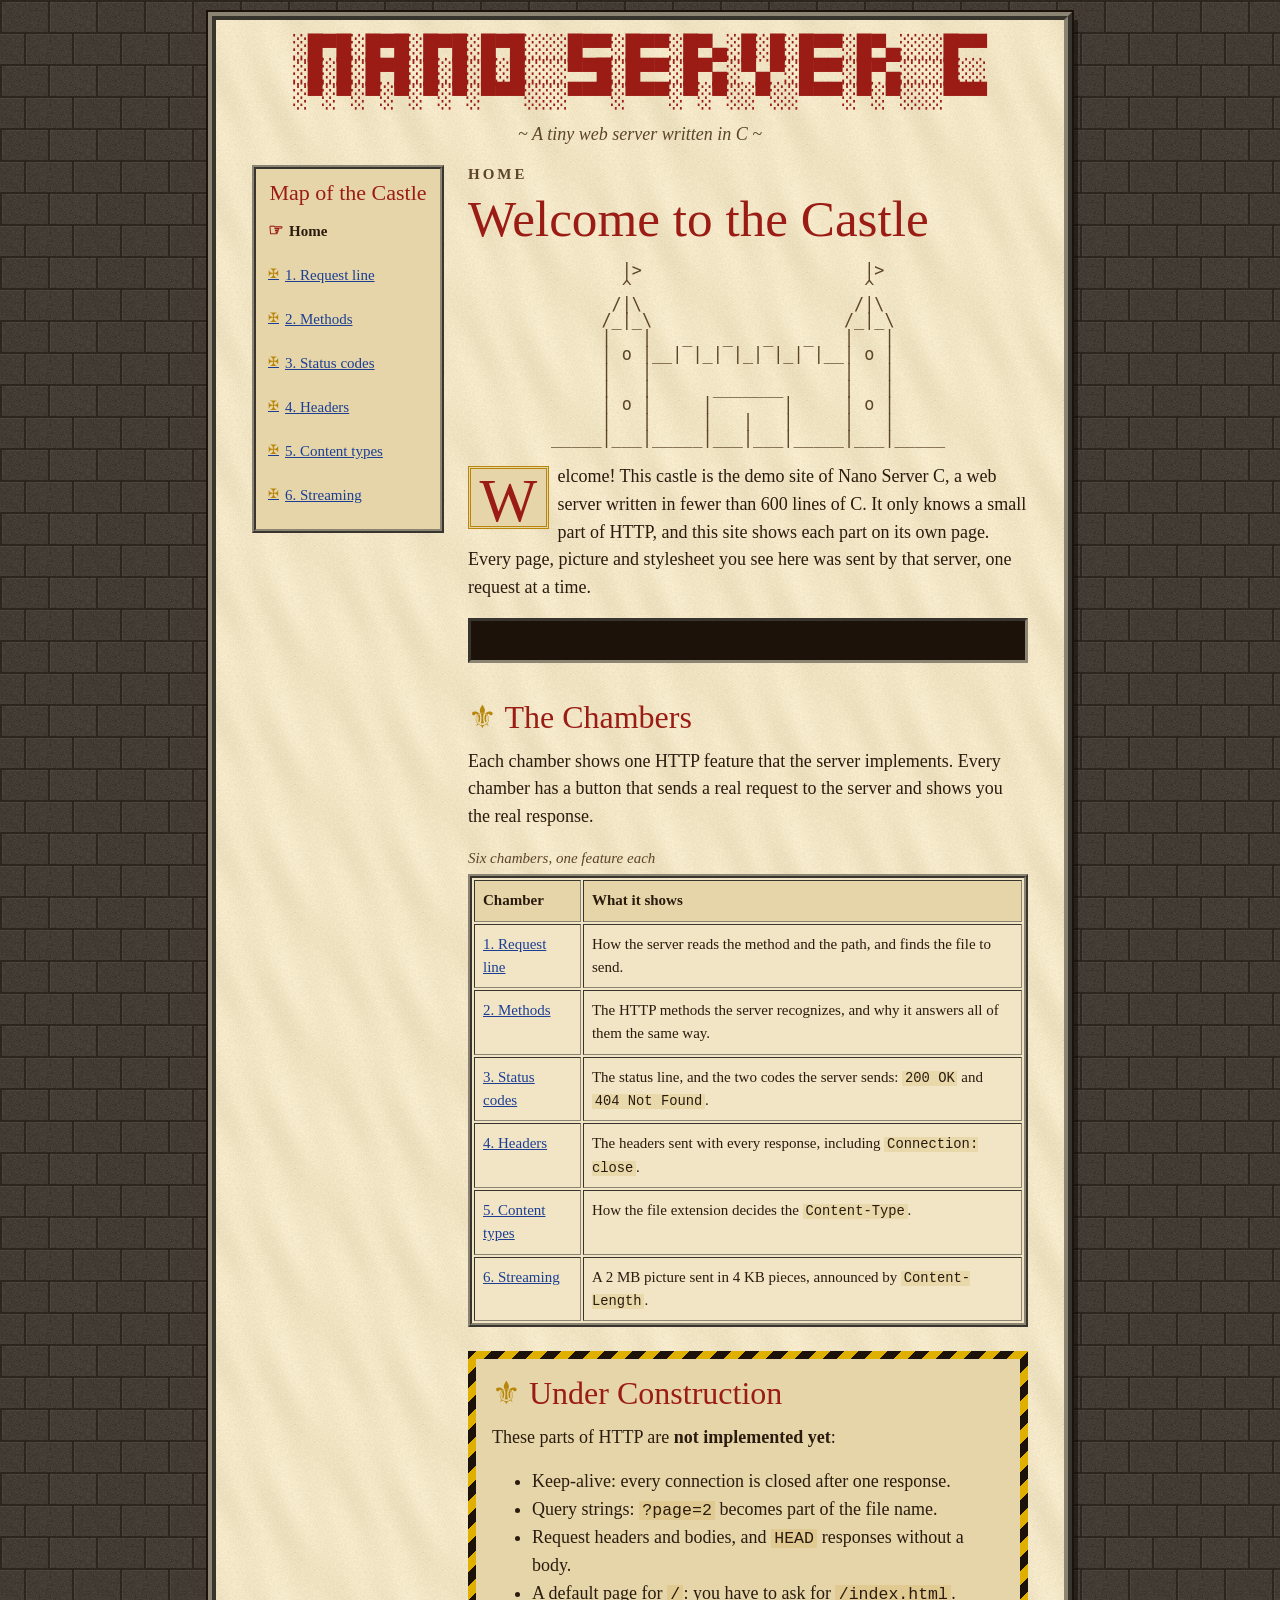
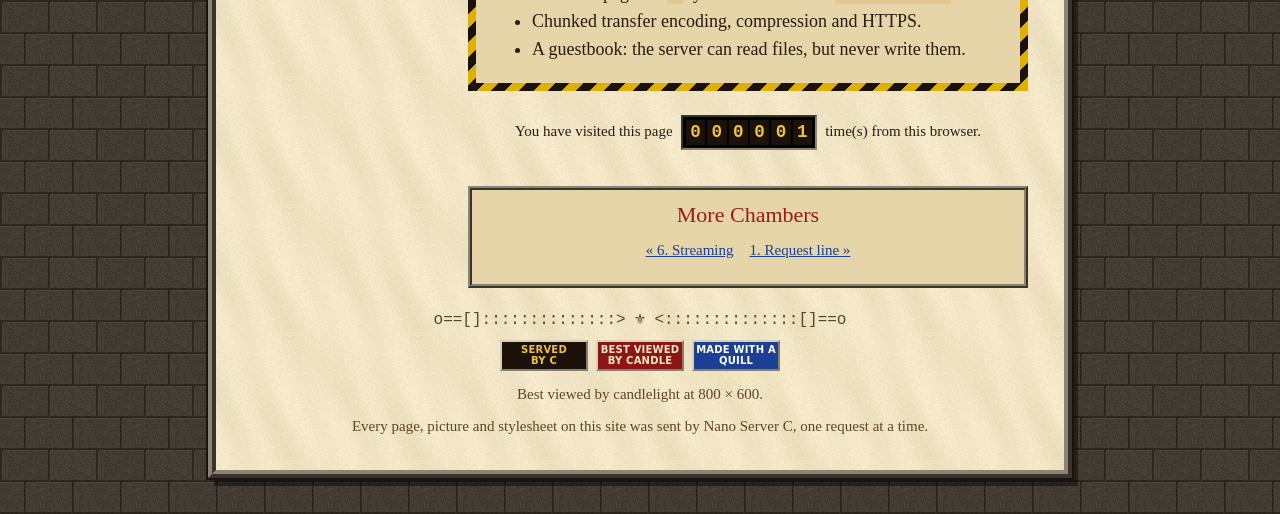
<file: bin/index.html>
<!DOCTYPE html>
<html lang="en">
<head>
    <meta charset="UTF-8">
    <meta name="viewport" content="width=device-width, initial-scale=1">
    <meta name="description" content="A medieval homepage in 1990s style, served by Nano Server C. Each chamber shows one HTTP feature that the server implements.">
    <title>Nano Server C · Demo Castle</title>
    <link rel="icon" href="data:image/svg+xml,%3Csvg xmlns='http://www.w3.org/2000/svg' viewBox='0 0 16 16'%3E%3Cpath d='M2 1h12v6c0 4-2.7 6.6-6 8-3.3-1.4-6-4-6-8z' fill='%239a1c14' stroke='%23b8860b'/%3E%3Cpath d='M8 3v10M4.5 7h7' stroke='%23f1e5c5' stroke-width='1.6'/%3E%3C/svg%3E">
    <link rel="stylesheet" href="styles.css">
</head>
<body>
    <a class="skip-link" href="#main">Skip to content</a>
    <div class="page">
        <header class="banner">
            <a href="index.html" aria-label="Nano Server C: home">
<pre class="art" aria-hidden="true">░█▀█░█▀█░█▀█░█▀█░░░█▀▀░█▀▀░█▀▄░█░█░█▀▀░█▀▄░░░█▀▀
░█░█░█▀█░█░█░█░█░░░▀▀█░█▀▀░█▀▄░▀▄▀░█▀▀░█▀▄░░░█░░
░▀░▀░▀░▀░▀░▀░▀▀▀░░░▀▀▀░▀▀▀░▀░▀░░▀░░▀▀▀░▀░▀░░░▀▀▀</pre>
            </a>
            <p class="motto">~ A tiny web server written in C ~</p>
        </header>

        <div class="layout">
            <nav class="map" aria-label="Map of the castle">
                <p class="map__title">Map of the Castle</p>
                <ul>
                    <li><a href="index.html" aria-current="page">Home</a></li>
                    <li><a href="pages/request.html">1. Request line</a></li>
                    <li><a href="pages/methods.html">2. Methods</a></li>
                    <li><a href="pages/status.html">3. Status codes</a></li>
                    <li><a href="pages/headers.html">4. Headers</a></li>
                    <li><a href="pages/mime.html">5. Content types</a></li>
                    <li><a href="pages/streaming.html">6. Streaming</a></li>
                </ul>
            </nav>

            <main id="main">
                <h1><span class="numeral">Home</span>Welcome to the Castle</h1>
<pre class="art art--castle" aria-hidden="true">       |&gt;                      |&gt;
       ^                       ^
      /|\                     /|\
     /_|_\                   /_|_\
     |   |   _   _   _   _   |   |
     | o |__| |_| |_| |_| |__| o |
     |   |                   |   |
     |   |      _______      |   |
     | o |     |       |     | o |
     |   |     |   |   |     |   |
_____|___|_____|___|___|_____|___|_____</pre>
                <p class="lead">Welcome! This castle is the demo site of Nano Server C, a web server written in fewer than 600 lines of C. It only knows a small part of HTTP, and this site shows each part on its own page. Every page, picture and stylesheet you see here was sent by that server, one request at a time.</p>

                <div class="marquee" role="marquee" aria-label="Latest news">
                    <p>★ News ★ The server no longer crashes when a visitor leaves in the middle of a download ★ Ctrl+C now closes the server cleanly, and you can start it again right away ★ DELETE is now recognized ★ The Server header is fixed ★</p>
                </div>

                <h2>The Chambers</h2>
                <p>Each chamber shows one HTTP feature that the server implements. Every chamber has a button that sends a real request to the server and shows you the real response.</p>
                <div class="table-wrap">
                    <table class="ledger">
                        <caption>Six chambers, one feature each</caption>
                        <thead>
                            <tr><th scope="col">Chamber</th><th scope="col">What it shows</th></tr>
                        </thead>
                        <tbody>
                            <tr><td><a href="pages/request.html">1. Request line</a></td><td>How the server reads the method and the path, and finds the file to send.</td></tr>
                            <tr><td><a href="pages/methods.html">2. Methods</a></td><td>The HTTP methods the server recognizes, and why it answers all of them the same way.</td></tr>
                            <tr><td><a href="pages/status.html">3. Status codes</a></td><td>The status line, and the two codes the server sends: <code>200 OK</code> and <code>404 Not Found</code>.</td></tr>
                            <tr><td><a href="pages/headers.html">4. Headers</a></td><td>The headers sent with every response, including <code>Connection: close</code>.</td></tr>
                            <tr><td><a href="pages/mime.html">5. Content types</a></td><td>How the file extension decides the <code>Content-Type</code>.</td></tr>
                            <tr><td><a href="pages/streaming.html">6. Streaming</a></td><td>A 2&nbsp;MB picture sent in 4&nbsp;KB pieces, announced by <code>Content-Length</code>.</td></tr>
                        </tbody>
                    </table>
                </div>

                <section class="construction" aria-labelledby="unbuilt">
                    <h2 id="unbuilt">Under Construction</h2>
                    <p>These parts of HTTP are <strong>not implemented yet</strong>:</p>
                    <ul>
                        <li>Keep-alive: every connection is closed after one response.</li>
                        <li>Query strings: <code>?page=2</code> becomes part of the file name.</li>
                        <li>Request headers and bodies, and <code>HEAD</code> responses without a body.</li>
                        <li>A default page for <code>/</code>: you have to ask for <code>/index.html</code>.</li>
                        <li>Chunked transfer encoding, compression and HTTPS.</li>
                        <li>A guestbook: the server can read files, but never write them.</li>
                    </ul>
                </section>

                <p class="counter">You have visited this page <span class="counter__digits" role="img" aria-label="1" data-counter><span>0</span><span>0</span><span>0</span><span>0</span><span>0</span><span>1</span></span> time(s) from this browser.</p>

                <nav class="ring" aria-label="Previous and next chamber">
                    <p class="ring__title">More Chambers</p>
                    <ul>
                        <li><a href="pages/streaming.html" rel="prev">« 6. Streaming</a></li>
                        <li><a href="pages/request.html" rel="next">1. Request line »</a></li>
                    </ul>
                </nav>
            </main>
        </div>

        <footer class="colophon">
            <p class="sword" aria-hidden="true">o==[]::::::::::::::&gt; ⚜ &lt;::::::::::::::[]==o</p>
            <ul class="badges">
                <li><span class="badge badge--c" role="img" aria-label="Served by C">Served<br>by C</span></li>
                <li><span class="badge badge--candle" role="img" aria-label="Best viewed by candlelight">Best viewed by candle</span></li>
                <li><span class="badge badge--quill" role="img" aria-label="Made with a quill">Made with a quill</span></li>
            </ul>
            <p>Best viewed by candlelight at 800 × 600.</p>
            <p>Every page, picture and stylesheet on this site was sent by Nano Server C, one request at a time.</p>
        </footer>
    </div>
    <script>
        (() => {
            "use strict";

            // A 1990s hit counter. It only counts this browser's visits.
            const counter = document.querySelector("[data-counter]");
            let visits = 1;
            try {
                visits = Number(localStorage.getItem("gate-visits") || 0) + 1;
                localStorage.setItem("gate-visits", String(visits));
            } catch {
                // Storage is blocked: count this visit only.
            }
            const digits = [...String(visits).padStart(6, "0")].map((digit) => {
                const span = document.createElement("span");
                span.textContent = digit;
                return span;
            });
            counter.replaceChildren(...digits);
            counter.setAttribute("aria-label", String(visits));
        })();
    </script>
</body>
</html>
</file>
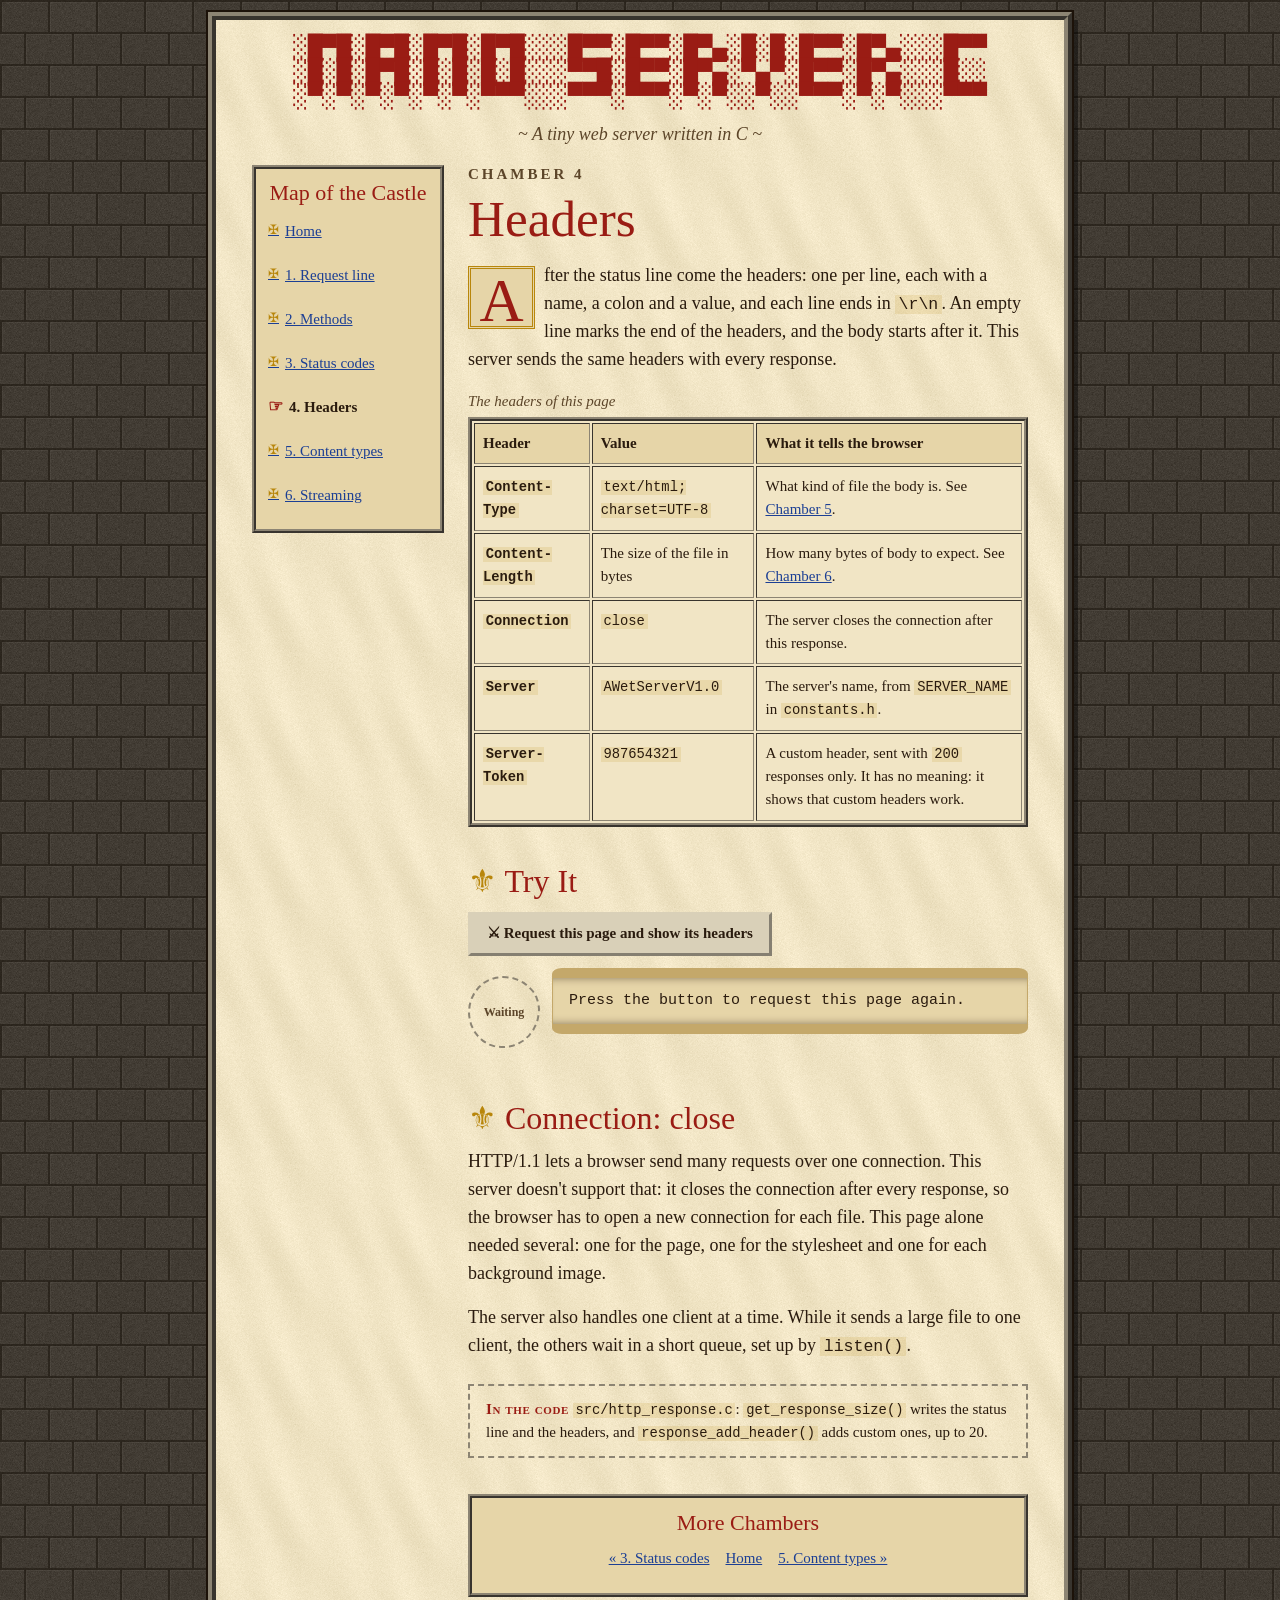
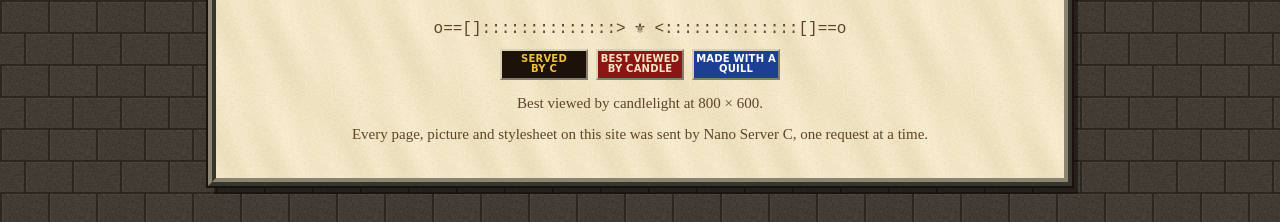
<file: bin/pages/headers.html>
<!DOCTYPE html>
<html lang="en">
<head>
    <meta charset="UTF-8">
    <meta name="viewport" content="width=device-width, initial-scale=1">
    <meta name="description" content="The response headers Nano Server C sends with every response, including Connection: close.">
    <title>4. Headers · Nano Server C</title>
    <link rel="icon" href="data:image/svg+xml,%3Csvg xmlns='http://www.w3.org/2000/svg' viewBox='0 0 16 16'%3E%3Cpath d='M2 1h12v6c0 4-2.7 6.6-6 8-3.3-1.4-6-4-6-8z' fill='%239a1c14' stroke='%23b8860b'/%3E%3Cpath d='M8 3v10M4.5 7h7' stroke='%23f1e5c5' stroke-width='1.6'/%3E%3C/svg%3E">
    <link rel="stylesheet" href="../styles.css">
</head>
<body>
    <a class="skip-link" href="#main">Skip to content</a>
    <div class="page">
        <header class="banner">
            <a href="../index.html" aria-label="Nano Server C: home">
<pre class="art" aria-hidden="true">░█▀█░█▀█░█▀█░█▀█░░░█▀▀░█▀▀░█▀▄░█░█░█▀▀░█▀▄░░░█▀▀
░█░█░█▀█░█░█░█░█░░░▀▀█░█▀▀░█▀▄░▀▄▀░█▀▀░█▀▄░░░█░░
░▀░▀░▀░▀░▀░▀░▀▀▀░░░▀▀▀░▀▀▀░▀░▀░░▀░░▀▀▀░▀░▀░░░▀▀▀</pre>
            </a>
            <p class="motto">~ A tiny web server written in C ~</p>
        </header>

        <div class="layout">
            <nav class="map" aria-label="Map of the castle">
                <p class="map__title">Map of the Castle</p>
                <ul>
                    <li><a href="../index.html">Home</a></li>
                    <li><a href="request.html">1. Request line</a></li>
                    <li><a href="methods.html">2. Methods</a></li>
                    <li><a href="status.html">3. Status codes</a></li>
                    <li><a href="headers.html" aria-current="page">4. Headers</a></li>
                    <li><a href="mime.html">5. Content types</a></li>
                    <li><a href="streaming.html">6. Streaming</a></li>
                </ul>
            </nav>

            <main id="main">
                <h1><span class="numeral">Chamber 4</span>Headers</h1>
                <p class="lead">After the status line come the headers: one per line, each with a name, a colon and a value, and each line ends in <code>\r\n</code>. An empty line marks the end of the headers, and the body starts after it. This server sends the same headers with every response.</p>
                <div class="table-wrap">
                    <table class="ledger">
                        <caption>The headers of this page</caption>
                        <thead>
                            <tr><th scope="col">Header</th><th scope="col">Value</th><th scope="col">What it tells the browser</th></tr>
                        </thead>
                        <tbody>
                            <tr><th scope="row"><code>Content-Type</code></th><td><code>text/html; charset=UTF-8</code></td><td>What kind of file the body is. See <a href="mime.html">Chamber 5</a>.</td></tr>
                            <tr><th scope="row"><code>Content-Length</code></th><td>The size of the file in bytes</td><td>How many bytes of body to expect. See <a href="streaming.html">Chamber 6</a>.</td></tr>
                            <tr><th scope="row"><code>Connection</code></th><td><code>close</code></td><td>The server closes the connection after this response.</td></tr>
                            <tr><th scope="row"><code>Server</code></th><td><code>AWetServerV1.0</code></td><td>The server's name, from <code>SERVER_NAME</code> in <code>constants.h</code>.</td></tr>
                            <tr><th scope="row"><code>Server-Token</code></th><td><code>987654321</code></td><td>A custom header, sent with <code>200</code> responses only. It has no meaning: it shows that custom headers work.</td></tr>
                        </tbody>
                    </table>
                </div>

                <h2>Try It</h2>
                <noscript><p><em>The button on this page needs JavaScript. The links still work.</em></p></noscript>
                <div class="controls" data-needs-script hidden>
                    <button class="button" type="button" data-break>⚔ Request this page and show its headers</button>
                </div>
                <div class="verdict" aria-live="polite">
                    <p class="seal seal--waiting" data-seal>Waiting</p>
                    <pre class="scroll" data-scroll>Press the button to request this page again.</pre>
                </div>

                <h2>Connection: close</h2>
                <p>HTTP/1.1 lets a browser send many requests over one connection. This server doesn't support that: it closes the connection after every response, so the browser has to open a new connection for each file. This page alone needed several: one for the page, one for the stylesheet and one for each background image.</p>
                <p>The server also handles one client at a time. While it sends a large file to one client, the others wait in a short queue, set up by <code>listen()</code>.</p>
                <p class="forge"><strong>In the code</strong> <code>src/http_response.c</code>: <code>get_response_size()</code> writes the status line and the headers, and <code>response_add_header()</code> adds custom ones, up to 20.</p>

                <nav class="ring" aria-label="Previous and next chamber">
                    <p class="ring__title">More Chambers</p>
                    <ul>
                        <li><a href="status.html" rel="prev">« 3. Status codes</a></li>
                        <li><a href="../index.html">Home</a></li>
                        <li><a href="mime.html" rel="next">5. Content types »</a></li>
                    </ul>
                </nav>
            </main>
        </div>

        <footer class="colophon">
            <p class="sword" aria-hidden="true">o==[]::::::::::::::&gt; ⚜ &lt;::::::::::::::[]==o</p>
            <ul class="badges">
                <li><span class="badge badge--c" role="img" aria-label="Served by C">Served<br>by C</span></li>
                <li><span class="badge badge--candle" role="img" aria-label="Best viewed by candlelight">Best viewed by candle</span></li>
                <li><span class="badge badge--quill" role="img" aria-label="Made with a quill">Made with a quill</span></li>
            </ul>
            <p>Best viewed by candlelight at 800 × 600.</p>
            <p>Every page, picture and stylesheet on this site was sent by Nano Server C, one request at a time.</p>
        </footer>
    </div>
    <script>
        (() => {
            "use strict";

            const NAMES = {
                "content-type": "Content-Type",
                "content-length": "Content-Length",
                "connection": "Connection",
                "server": "Server",
                "server-token": "Server-Token",
            };
            const ORDER = Object.keys(NAMES);
            const number = new Intl.NumberFormat("en");

            for (const el of document.querySelectorAll("[data-needs-script]")) {
                el.hidden = false;
            }

            // Send one request and read the whole response. Reading every byte
            // keeps the server from logging a client that left halfway.
            async function summon(path, options = {}) {
                const started = performance.now();
                const res = await fetch(path, { cache: "no-store", ...options });
                const body = await res.arrayBuffer();
                return { res, body, ms: performance.now() - started };
            }

            // The response head, rebuilt in the order the server writes it.
            function head(res) {
                const rank = (name) => (ORDER.includes(name) ? ORDER.indexOf(name) : ORDER.length);
                const names = [...res.headers.keys()].sort((a, b) => rank(a) - rank(b));
                const lines = names.map((name) => `${NAMES[name] ?? name}: ${res.headers.get(name)}`);
                return [`HTTP/1.1 ${res.status} ${res.statusText}`, ...lines].join("\n");
            }

            // Press the status code into the wax seal.
            function stamp(seal, res) {
                const reason = document.createElement("small");
                reason.textContent = res.statusText;
                seal.className = res.ok ? "seal" : "seal seal--error";
                seal.replaceChildren(String(res.status), reason);
            }

            function noAnswer(seal, scroll) {
                seal.className = "seal seal--waiting";
                seal.textContent = "No response";
                scroll.textContent = "No response. Is the server still running?";
            }

            const seal = document.querySelector("[data-seal]");
            const scroll = document.querySelector("[data-scroll]");

            document.querySelector("[data-break]").addEventListener("click", async () => {
                try {
                    const { res, body } = await summon(location.pathname);
                    stamp(seal, res);
                    const start = new TextDecoder().decode(body.slice(0, 60)).split("\n")[0];
                    scroll.textContent = `${head(res)}\n\n${start} …\n\n(The empty line above is where the headers end and the body starts.)`;
                } catch {
                    noAnswer(seal, scroll);
                }
            });
        })();
    </script>
</body>
</html>
</file>
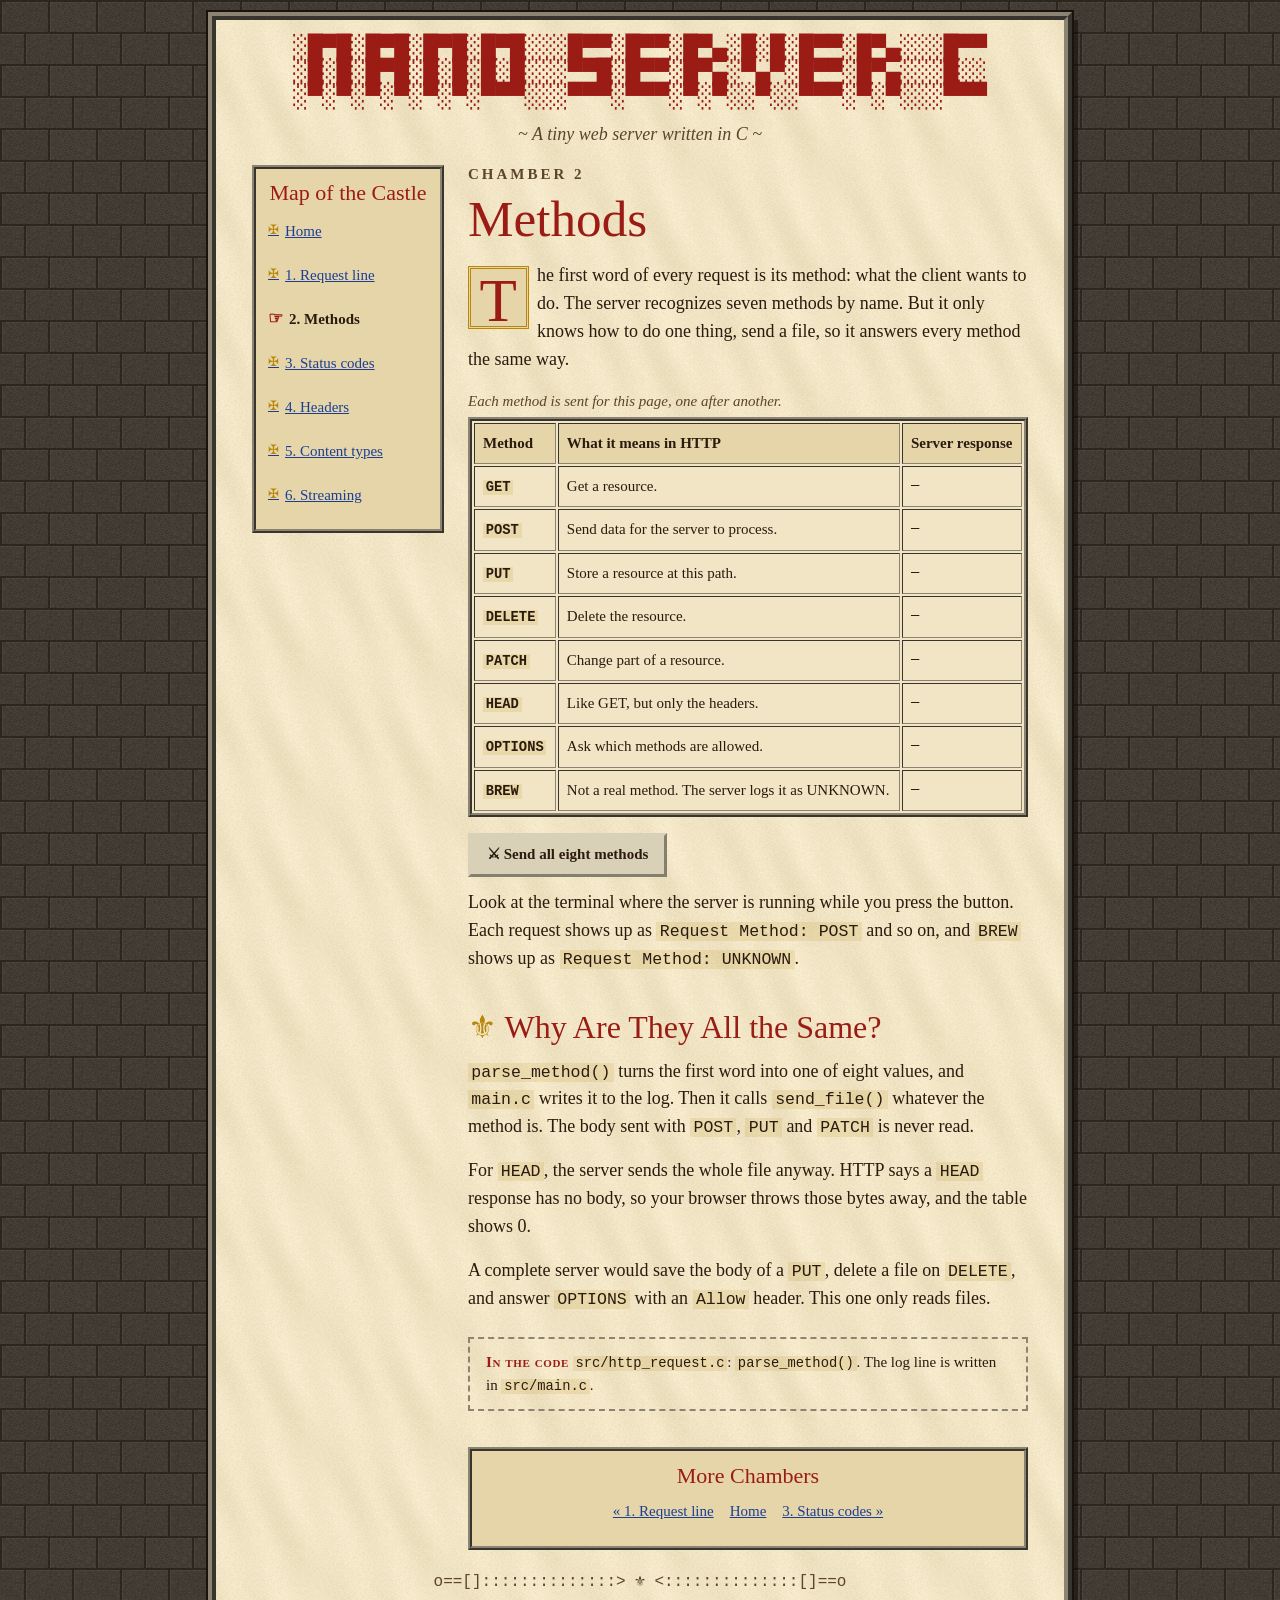
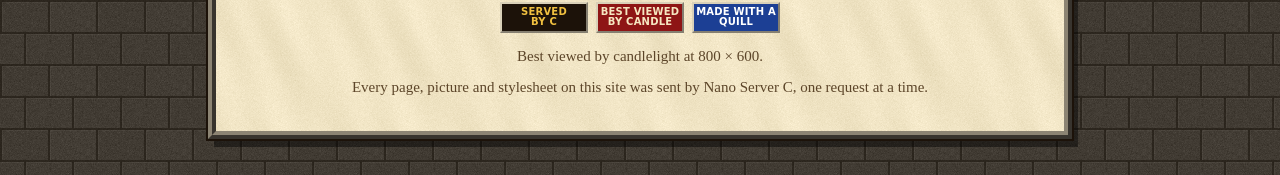
<file: bin/pages/methods.html>
<!DOCTYPE html>
<html lang="en">
<head>
    <meta charset="UTF-8">
    <meta name="viewport" content="width=device-width, initial-scale=1">
    <meta name="description" content="The HTTP methods Nano Server C recognizes, and why it answers them all the same way.">
    <title>2. Methods · Nano Server C</title>
    <link rel="icon" href="data:image/svg+xml,%3Csvg xmlns='http://www.w3.org/2000/svg' viewBox='0 0 16 16'%3E%3Cpath d='M2 1h12v6c0 4-2.7 6.6-6 8-3.3-1.4-6-4-6-8z' fill='%239a1c14' stroke='%23b8860b'/%3E%3Cpath d='M8 3v10M4.5 7h7' stroke='%23f1e5c5' stroke-width='1.6'/%3E%3C/svg%3E">
    <link rel="stylesheet" href="../styles.css">
</head>
<body>
    <a class="skip-link" href="#main">Skip to content</a>
    <div class="page">
        <header class="banner">
            <a href="../index.html" aria-label="Nano Server C: home">
<pre class="art" aria-hidden="true">░█▀█░█▀█░█▀█░█▀█░░░█▀▀░█▀▀░█▀▄░█░█░█▀▀░█▀▄░░░█▀▀
░█░█░█▀█░█░█░█░█░░░▀▀█░█▀▀░█▀▄░▀▄▀░█▀▀░█▀▄░░░█░░
░▀░▀░▀░▀░▀░▀░▀▀▀░░░▀▀▀░▀▀▀░▀░▀░░▀░░▀▀▀░▀░▀░░░▀▀▀</pre>
            </a>
            <p class="motto">~ A tiny web server written in C ~</p>
        </header>

        <div class="layout">
            <nav class="map" aria-label="Map of the castle">
                <p class="map__title">Map of the Castle</p>
                <ul>
                    <li><a href="../index.html">Home</a></li>
                    <li><a href="request.html">1. Request line</a></li>
                    <li><a href="methods.html" aria-current="page">2. Methods</a></li>
                    <li><a href="status.html">3. Status codes</a></li>
                    <li><a href="headers.html">4. Headers</a></li>
                    <li><a href="mime.html">5. Content types</a></li>
                    <li><a href="streaming.html">6. Streaming</a></li>
                </ul>
            </nav>

            <main id="main">
                <h1><span class="numeral">Chamber 2</span>Methods</h1>
                <p class="lead">The first word of every request is its method: what the client wants to do. The server recognizes seven methods by name. But it only knows how to do one thing, send a file, so it answers every method the same way.</p>
                <div class="table-wrap">
                    <table class="ledger">
                        <caption>Each method is sent for this page, one after another.</caption>
                        <thead>
                            <tr><th scope="col">Method</th><th scope="col">What it means in HTTP</th><th scope="col">Server response</th></tr>
                        </thead>
                        <tbody>
                            <tr data-method="GET"><th scope="row"><code>GET</code></th><td>Get a resource.</td><td class="result">—</td></tr>
                            <tr data-method="POST"><th scope="row"><code>POST</code></th><td>Send data for the server to process.</td><td class="result">—</td></tr>
                            <tr data-method="PUT"><th scope="row"><code>PUT</code></th><td>Store a resource at this path.</td><td class="result">—</td></tr>
                            <tr data-method="DELETE"><th scope="row"><code>DELETE</code></th><td>Delete the resource.</td><td class="result">—</td></tr>
                            <tr data-method="PATCH"><th scope="row"><code>PATCH</code></th><td>Change part of a resource.</td><td class="result">—</td></tr>
                            <tr data-method="HEAD"><th scope="row"><code>HEAD</code></th><td>Like GET, but only the headers.</td><td class="result">—</td></tr>
                            <tr data-method="OPTIONS"><th scope="row"><code>OPTIONS</code></th><td>Ask which methods are allowed.</td><td class="result">—</td></tr>
                            <tr data-method="BREW"><th scope="row"><code>BREW</code></th><td>Not a real method. The server logs it as UNKNOWN.</td><td class="result">—</td></tr>
                        </tbody>
                    </table>
                </div>
                <noscript><p><em>The button on this page needs JavaScript. The links still work.</em></p></noscript>
                <div class="controls" data-needs-script hidden>
                    <button class="button" type="button" data-send-all>⚔ Send all eight methods</button>
                </div>
                <p>Look at the terminal where the server is running while you press the button. Each request shows up as <code>Request Method: POST</code> and so on, and <code>BREW</code> shows up as <code>Request Method: UNKNOWN</code>.</p>

                <h2>Why Are They All the Same?</h2>
                <p><code>parse_method()</code> turns the first word into one of eight values, and <code>main.c</code> writes it to the log. Then it calls <code>send_file()</code> whatever the method is. The body sent with <code>POST</code>, <code>PUT</code> and <code>PATCH</code> is never read.</p>
                <p>For <code>HEAD</code>, the server sends the whole file anyway. HTTP says a <code>HEAD</code> response has no body, so your browser throws those bytes away, and the table shows 0.</p>
                <p>A complete server would save the body of a <code>PUT</code>, delete a file on <code>DELETE</code>, and answer <code>OPTIONS</code> with an <code>Allow</code> header. This one only reads files.</p>
                <p class="forge"><strong>In the code</strong> <code>src/http_request.c</code>: <code>parse_method()</code>. The log line is written in <code>src/main.c</code>.</p>

                <nav class="ring" aria-label="Previous and next chamber">
                    <p class="ring__title">More Chambers</p>
                    <ul>
                        <li><a href="request.html" rel="prev">« 1. Request line</a></li>
                        <li><a href="../index.html">Home</a></li>
                        <li><a href="status.html" rel="next">3. Status codes »</a></li>
                    </ul>
                </nav>
            </main>
        </div>

        <footer class="colophon">
            <p class="sword" aria-hidden="true">o==[]::::::::::::::&gt; ⚜ &lt;::::::::::::::[]==o</p>
            <ul class="badges">
                <li><span class="badge badge--c" role="img" aria-label="Served by C">Served<br>by C</span></li>
                <li><span class="badge badge--candle" role="img" aria-label="Best viewed by candlelight">Best viewed by candle</span></li>
                <li><span class="badge badge--quill" role="img" aria-label="Made with a quill">Made with a quill</span></li>
            </ul>
            <p>Best viewed by candlelight at 800 × 600.</p>
            <p>Every page, picture and stylesheet on this site was sent by Nano Server C, one request at a time.</p>
        </footer>
    </div>
    <script>
        (() => {
            "use strict";

            const NAMES = {
                "content-type": "Content-Type",
                "content-length": "Content-Length",
                "connection": "Connection",
                "server": "Server",
                "server-token": "Server-Token",
            };
            const ORDER = Object.keys(NAMES);
            const number = new Intl.NumberFormat("en");

            for (const el of document.querySelectorAll("[data-needs-script]")) {
                el.hidden = false;
            }

            // Send one request and read the whole response. Reading every byte
            // keeps the server from logging a client that left halfway.
            async function summon(path, options = {}) {
                const started = performance.now();
                const res = await fetch(path, { cache: "no-store", ...options });
                const body = await res.arrayBuffer();
                return { res, body, ms: performance.now() - started };
            }

            // The response head, rebuilt in the order the server writes it.
            function head(res) {
                const rank = (name) => (ORDER.includes(name) ? ORDER.indexOf(name) : ORDER.length);
                const names = [...res.headers.keys()].sort((a, b) => rank(a) - rank(b));
                const lines = names.map((name) => `${NAMES[name] ?? name}: ${res.headers.get(name)}`);
                return [`HTTP/1.1 ${res.status} ${res.statusText}`, ...lines].join("\n");
            }

            // Press the status code into the wax seal.
            function stamp(seal, res) {
                const reason = document.createElement("small");
                reason.textContent = res.statusText;
                seal.className = res.ok ? "seal" : "seal seal--error";
                seal.replaceChildren(String(res.status), reason);
            }

            function noAnswer(seal, scroll) {
                seal.className = "seal seal--waiting";
                seal.textContent = "No response";
                scroll.textContent = "No response. Is the server still running?";
            }

            const button = document.querySelector("[data-send-all]");
            const withBody = ["POST", "PUT", "PATCH"];

            button.addEventListener("click", async () => {
                button.disabled = true;
                for (const row of document.querySelectorAll("[data-method]")) {
                    const method = row.dataset.method;
                    const cell = row.querySelector(".result");
                    cell.textContent = "…";
                    try {
                        const options = { method };
                        if (withBody.includes(method)) {
                            options.body = "knight=Arthur";
                        }
                        // One at a time: the server handles one client at a time.
                        const { res, body } = await summon(location.pathname, options);
                        cell.className = "result " + (res.ok ? "ok" : "not-found");
                        cell.textContent = `${res.status} ${res.statusText} · ${number.format(body.byteLength)} bytes`;
                    } catch {
                        cell.textContent = "No response";
                    }
                }
                button.disabled = false;
            });
        })();
    </script>
</body>
</html>
</file>
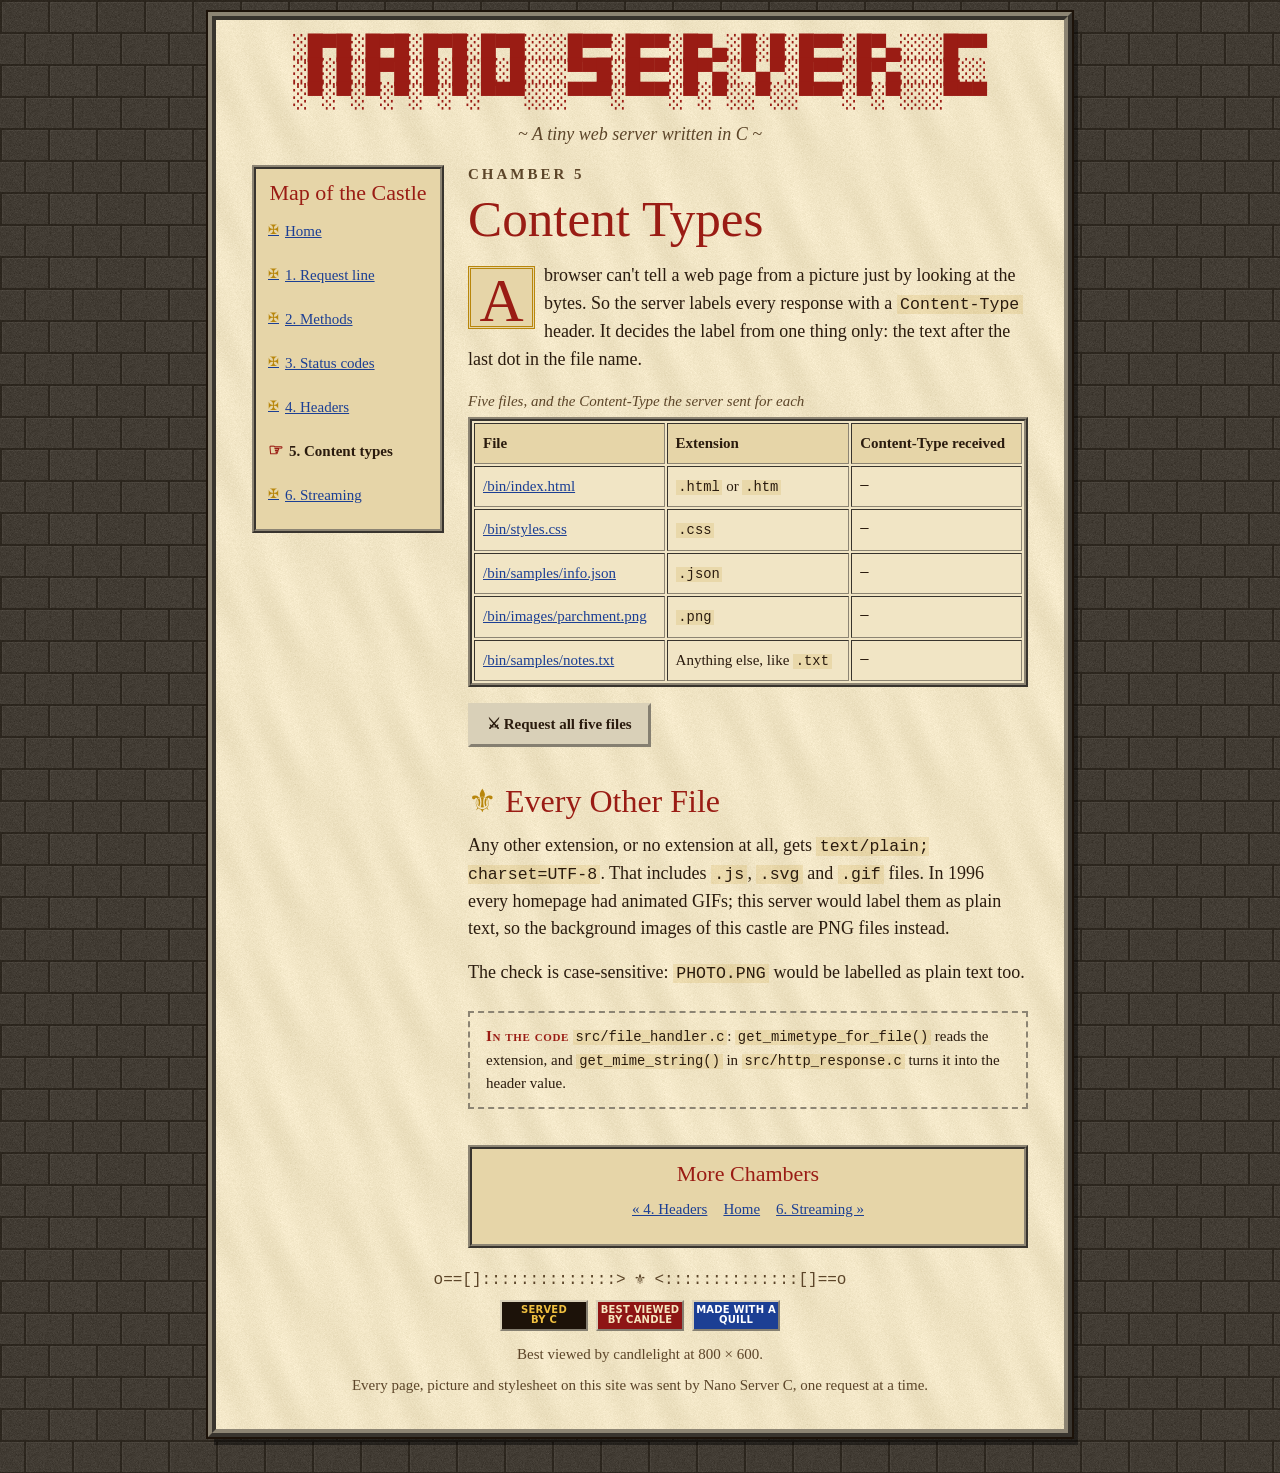
<file: bin/pages/mime.html>
<!DOCTYPE html>
<html lang="en">
<head>
    <meta charset="UTF-8">
    <meta name="viewport" content="width=device-width, initial-scale=1">
    <meta name="description" content="How Nano Server C chooses the Content-Type of a file from its extension.">
    <title>5. Content Types · Nano Server C</title>
    <link rel="icon" href="data:image/svg+xml,%3Csvg xmlns='http://www.w3.org/2000/svg' viewBox='0 0 16 16'%3E%3Cpath d='M2 1h12v6c0 4-2.7 6.6-6 8-3.3-1.4-6-4-6-8z' fill='%239a1c14' stroke='%23b8860b'/%3E%3Cpath d='M8 3v10M4.5 7h7' stroke='%23f1e5c5' stroke-width='1.6'/%3E%3C/svg%3E">
    <link rel="stylesheet" href="../styles.css">
</head>
<body>
    <a class="skip-link" href="#main">Skip to content</a>
    <div class="page">
        <header class="banner">
            <a href="../index.html" aria-label="Nano Server C: home">
<pre class="art" aria-hidden="true">░█▀█░█▀█░█▀█░█▀█░░░█▀▀░█▀▀░█▀▄░█░█░█▀▀░█▀▄░░░█▀▀
░█░█░█▀█░█░█░█░█░░░▀▀█░█▀▀░█▀▄░▀▄▀░█▀▀░█▀▄░░░█░░
░▀░▀░▀░▀░▀░▀░▀▀▀░░░▀▀▀░▀▀▀░▀░▀░░▀░░▀▀▀░▀░▀░░░▀▀▀</pre>
            </a>
            <p class="motto">~ A tiny web server written in C ~</p>
        </header>

        <div class="layout">
            <nav class="map" aria-label="Map of the castle">
                <p class="map__title">Map of the Castle</p>
                <ul>
                    <li><a href="../index.html">Home</a></li>
                    <li><a href="request.html">1. Request line</a></li>
                    <li><a href="methods.html">2. Methods</a></li>
                    <li><a href="status.html">3. Status codes</a></li>
                    <li><a href="headers.html">4. Headers</a></li>
                    <li><a href="mime.html" aria-current="page">5. Content types</a></li>
                    <li><a href="streaming.html">6. Streaming</a></li>
                </ul>
            </nav>

            <main id="main">
                <h1><span class="numeral">Chamber 5</span>Content Types</h1>
                <p class="lead">A browser can't tell a web page from a picture just by looking at the bytes. So the server labels every response with a <code>Content-Type</code> header. It decides the label from one thing only: the text after the last dot in the file name.</p>
                <div class="table-wrap">
                    <table class="ledger">
                        <caption>Five files, and the Content-Type the server sent for each</caption>
                        <thead>
                            <tr><th scope="col">File</th><th scope="col">Extension</th><th scope="col">Content-Type received</th></tr>
                        </thead>
                        <tbody>
                            <tr data-file="../index.html"><td><a href="../index.html">/index.html</a></td><td><code>.html</code> or <code>.htm</code></td><td class="result">—</td></tr>
                            <tr data-file="../styles.css"><td><a href="../styles.css">/styles.css</a></td><td><code>.css</code></td><td class="result">—</td></tr>
                            <tr data-file="../samples/info.json"><td><a href="../samples/info.json">/samples/info.json</a></td><td><code>.json</code></td><td class="result">—</td></tr>
                            <tr data-file="../images/parchment.png"><td><a href="../images/parchment.png">/images/parchment.png</a></td><td><code>.png</code></td><td class="result">—</td></tr>
                            <tr data-file="../samples/notes.txt"><td><a href="../samples/notes.txt">/samples/notes.txt</a></td><td>Anything else, like <code>.txt</code></td><td class="result">—</td></tr>
                        </tbody>
                    </table>
                </div>
                <noscript><p><em>The button on this page needs JavaScript. The links still work.</em></p></noscript>
                <div class="controls" data-needs-script hidden>
                    <button class="button" type="button" data-inspect>⚔ Request all five files</button>
                </div>

                <h2>Every Other File</h2>
                <p>Any other extension, or no extension at all, gets <code>text/plain; charset=UTF-8</code>. That includes <code>.js</code>, <code>.svg</code> and <code>.gif</code> files. In 1996 every homepage had animated GIFs; this server would label them as plain text, so the background images of this castle are PNG files instead.</p>
                <p>The check is case-sensitive: <code>PHOTO.PNG</code> would be labelled as plain text too.</p>
                <p class="forge"><strong>In the code</strong> <code>src/file_handler.c</code>: <code>get_mimetype_for_file()</code> reads the extension, and <code>get_mime_string()</code> in <code>src/http_response.c</code> turns it into the header value.</p>

                <nav class="ring" aria-label="Previous and next chamber">
                    <p class="ring__title">More Chambers</p>
                    <ul>
                        <li><a href="headers.html" rel="prev">« 4. Headers</a></li>
                        <li><a href="../index.html">Home</a></li>
                        <li><a href="streaming.html" rel="next">6. Streaming »</a></li>
                    </ul>
                </nav>
            </main>
        </div>

        <footer class="colophon">
            <p class="sword" aria-hidden="true">o==[]::::::::::::::&gt; ⚜ &lt;::::::::::::::[]==o</p>
            <ul class="badges">
                <li><span class="badge badge--c" role="img" aria-label="Served by C">Served<br>by C</span></li>
                <li><span class="badge badge--candle" role="img" aria-label="Best viewed by candlelight">Best viewed by candle</span></li>
                <li><span class="badge badge--quill" role="img" aria-label="Made with a quill">Made with a quill</span></li>
            </ul>
            <p>Best viewed by candlelight at 800 × 600.</p>
            <p>Every page, picture and stylesheet on this site was sent by Nano Server C, one request at a time.</p>
        </footer>
    </div>
    <script>
        (() => {
            "use strict";

            const NAMES = {
                "content-type": "Content-Type",
                "content-length": "Content-Length",
                "connection": "Connection",
                "server": "Server",
                "server-token": "Server-Token",
            };
            const ORDER = Object.keys(NAMES);
            const number = new Intl.NumberFormat("en");

            for (const el of document.querySelectorAll("[data-needs-script]")) {
                el.hidden = false;
            }

            // Send one request and read the whole response. Reading every byte
            // keeps the server from logging a client that left halfway.
            async function summon(path, options = {}) {
                const started = performance.now();
                const res = await fetch(path, { cache: "no-store", ...options });
                const body = await res.arrayBuffer();
                return { res, body, ms: performance.now() - started };
            }

            // The response head, rebuilt in the order the server writes it.
            function head(res) {
                const rank = (name) => (ORDER.includes(name) ? ORDER.indexOf(name) : ORDER.length);
                const names = [...res.headers.keys()].sort((a, b) => rank(a) - rank(b));
                const lines = names.map((name) => `${NAMES[name] ?? name}: ${res.headers.get(name)}`);
                return [`HTTP/1.1 ${res.status} ${res.statusText}`, ...lines].join("\n");
            }

            // Press the status code into the wax seal.
            function stamp(seal, res) {
                const reason = document.createElement("small");
                reason.textContent = res.statusText;
                seal.className = res.ok ? "seal" : "seal seal--error";
                seal.replaceChildren(String(res.status), reason);
            }

            function noAnswer(seal, scroll) {
                seal.className = "seal seal--waiting";
                seal.textContent = "No response";
                scroll.textContent = "No response. Is the server still running?";
            }

            for (const row of document.querySelectorAll("[data-file]")) {
                row.querySelector("a").textContent = new URL(row.dataset.file, location.href).pathname;
            }

            const button = document.querySelector("[data-inspect]");
            button.addEventListener("click", async () => {
                button.disabled = true;
                for (const row of document.querySelectorAll("[data-file]")) {
                    const cell = row.querySelector(".result");
                    cell.textContent = "…";
                    try {
                        const { res } = await summon(row.dataset.file);
                        cell.className = "result " + (res.ok ? "ok" : "not-found");
                        cell.textContent = res.headers.get("content-type") ?? "(none)";
                    } catch {
                        cell.textContent = "No response";
                    }
                }
                button.disabled = false;
            });
        })();
    </script>
</body>
</html>
</file>
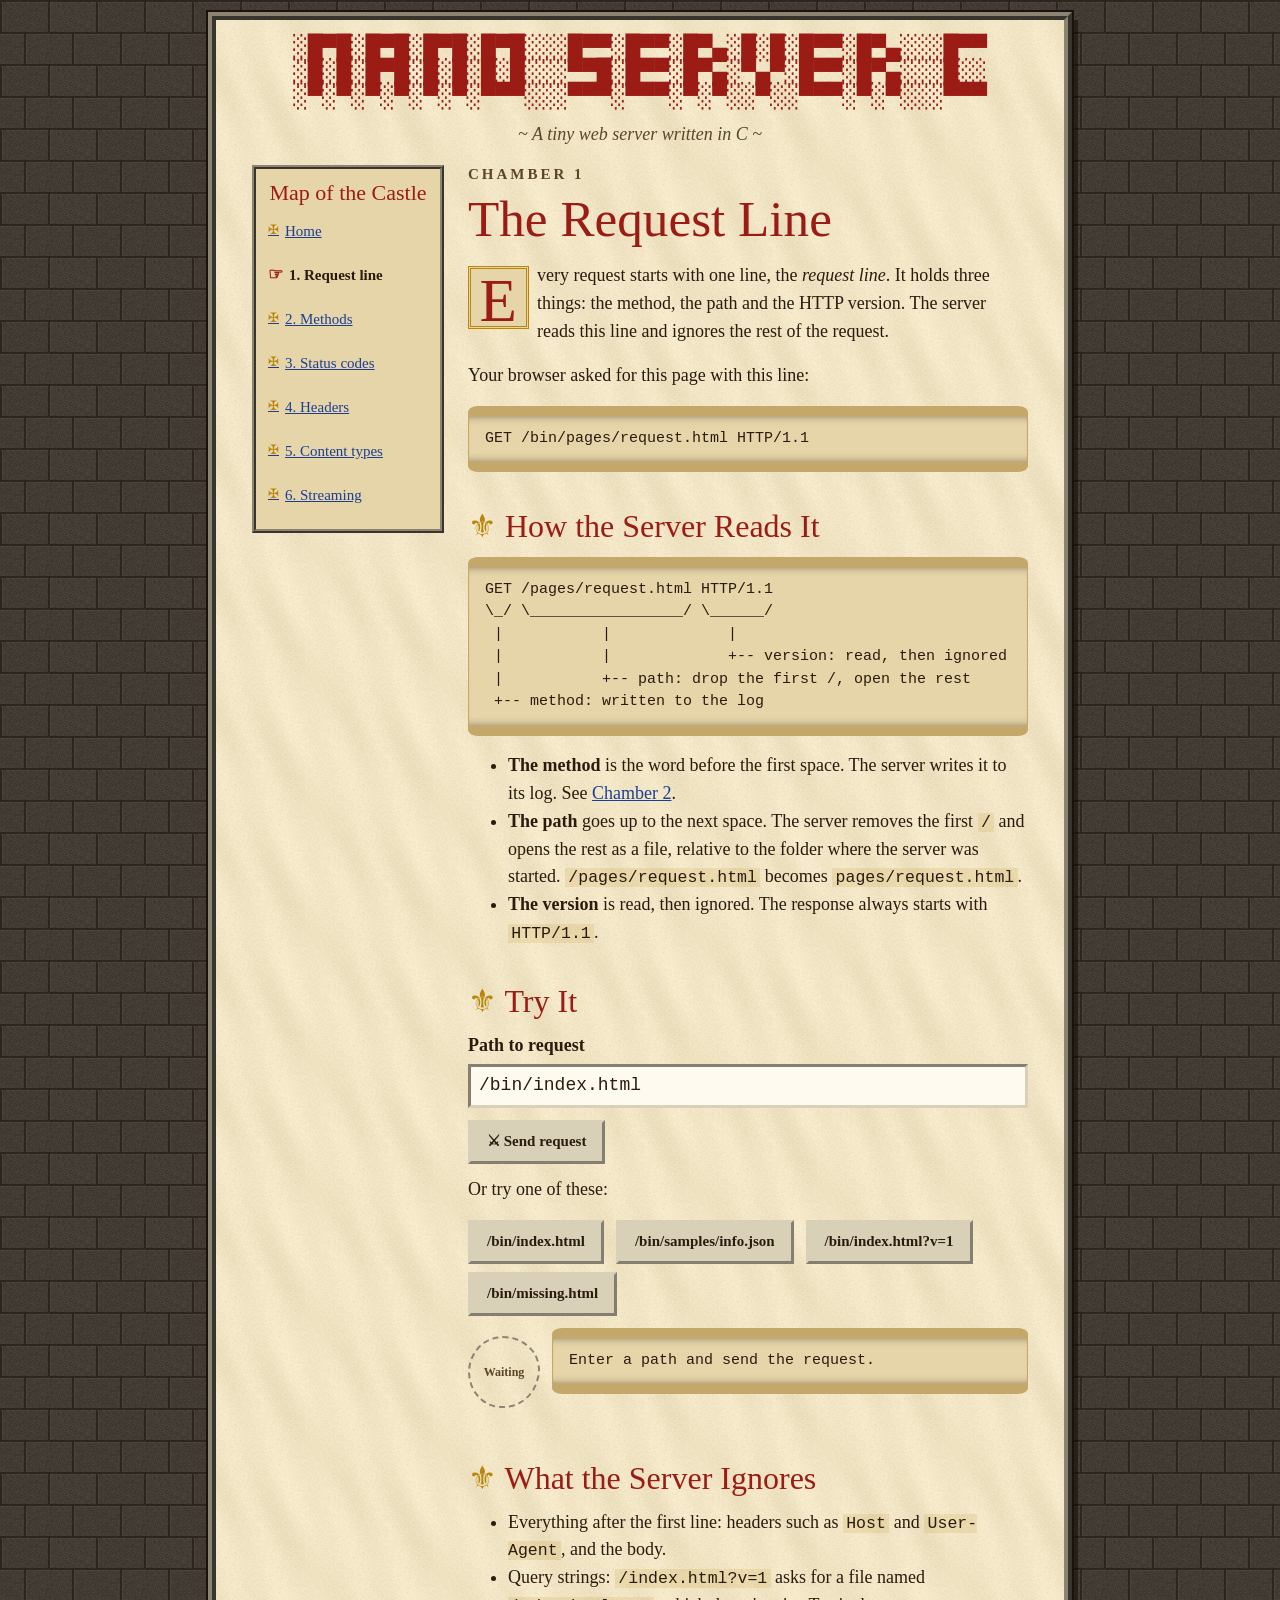
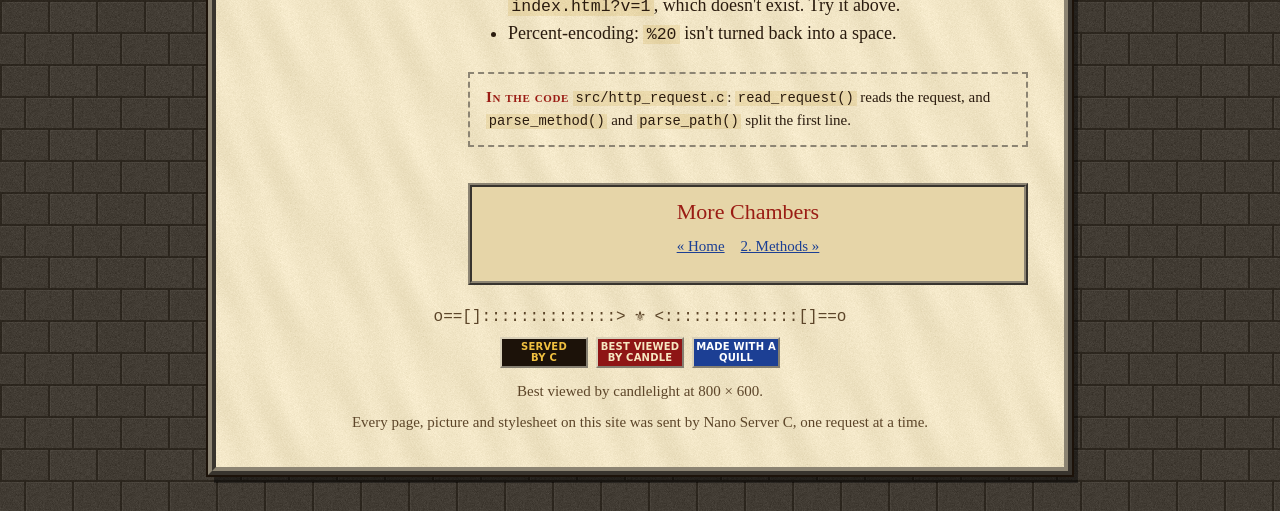
<file: bin/pages/request.html>
<!DOCTYPE html>
<html lang="en">
<head>
    <meta charset="UTF-8">
    <meta name="viewport" content="width=device-width, initial-scale=1">
    <meta name="description" content="How Nano Server C reads the request line: the method, the path and the version.">
    <title>1. Request Line · Nano Server C</title>
    <link rel="icon" href="data:image/svg+xml,%3Csvg xmlns='http://www.w3.org/2000/svg' viewBox='0 0 16 16'%3E%3Cpath d='M2 1h12v6c0 4-2.7 6.6-6 8-3.3-1.4-6-4-6-8z' fill='%239a1c14' stroke='%23b8860b'/%3E%3Cpath d='M8 3v10M4.5 7h7' stroke='%23f1e5c5' stroke-width='1.6'/%3E%3C/svg%3E">
    <link rel="stylesheet" href="../styles.css">
</head>
<body>
    <a class="skip-link" href="#main">Skip to content</a>
    <div class="page">
        <header class="banner">
            <a href="../index.html" aria-label="Nano Server C: home">
<pre class="art" aria-hidden="true">░█▀█░█▀█░█▀█░█▀█░░░█▀▀░█▀▀░█▀▄░█░█░█▀▀░█▀▄░░░█▀▀
░█░█░█▀█░█░█░█░█░░░▀▀█░█▀▀░█▀▄░▀▄▀░█▀▀░█▀▄░░░█░░
░▀░▀░▀░▀░▀░▀░▀▀▀░░░▀▀▀░▀▀▀░▀░▀░░▀░░▀▀▀░▀░▀░░░▀▀▀</pre>
            </a>
            <p class="motto">~ A tiny web server written in C ~</p>
        </header>

        <div class="layout">
            <nav class="map" aria-label="Map of the castle">
                <p class="map__title">Map of the Castle</p>
                <ul>
                    <li><a href="../index.html">Home</a></li>
                    <li><a href="request.html" aria-current="page">1. Request line</a></li>
                    <li><a href="methods.html">2. Methods</a></li>
                    <li><a href="status.html">3. Status codes</a></li>
                    <li><a href="headers.html">4. Headers</a></li>
                    <li><a href="mime.html">5. Content types</a></li>
                    <li><a href="streaming.html">6. Streaming</a></li>
                </ul>
            </nav>

            <main id="main">
                <h1><span class="numeral">Chamber 1</span>The Request Line</h1>
                <p class="lead">Every request starts with one line, the <em>request line</em>. It holds three things: the method, the path and the HTTP version. The server reads this line and ignores the rest of the request.</p>
                <p>Your browser asked for this page with this line:</p>
                <pre class="scroll" data-own-request>GET /pages/request.html HTTP/1.1</pre>

                <h2>How the Server Reads It</h2>
                <pre class="scroll scroll--fixed" aria-hidden="true">GET /pages/request.html HTTP/1.1
\_/ \_________________/ \______/
 |           |             |
 |           |             +-- version: read, then ignored
 |           +-- path: drop the first /, open the rest
 +-- method: written to the log</pre>
                <ul>
                    <li><strong>The method</strong> is the word before the first space. The server writes it to its log. See <a href="methods.html">Chamber 2</a>.</li>
                    <li><strong>The path</strong> goes up to the next space. The server removes the first <code>/</code> and opens the rest as a file, relative to the folder where the server was started. <code>/pages/request.html</code> becomes <code>pages/request.html</code>.</li>
                    <li><strong>The version</strong> is read, then ignored. The response always starts with <code>HTTP/1.1</code>.</li>
                </ul>

                <h2>Try It</h2>
                <noscript><p><em>The button on this page needs JavaScript. The links still work.</em></p></noscript>
                <form data-herald data-needs-script hidden>
                    <div class="field">
                        <label for="path">Path to request</label>
                        <input id="path" name="path" type="text" value="/index.html" spellcheck="false" autocomplete="off">
                    </div>
                    <div class="controls">
                        <button class="button" type="submit">⚔ Send request</button>
                    </div>
                    <p>Or try one of these:</p>
                    <div class="controls">
                        <button class="button" type="button" data-preset="index.html">/index.html</button>
                        <button class="button" type="button" data-preset="samples/info.json">/samples/info.json</button>
                        <button class="button" type="button" data-preset="index.html?v=1">/index.html?v=1</button>
                        <button class="button" type="button" data-preset="missing.html">/missing.html</button>
                    </div>
                </form>
                <div class="verdict" aria-live="polite">
                    <p class="seal seal--waiting" data-seal>Waiting</p>
                    <pre class="scroll" data-scroll>Enter a path and send the request.</pre>
                </div>

                <h2>What the Server Ignores</h2>
                <ul>
                    <li>Everything after the first line: headers such as <code>Host</code> and <code>User-Agent</code>, and the body.</li>
                    <li>Query strings: <code>/index.html?v=1</code> asks for a file named <code>index.html?v=1</code>, which doesn't exist. Try it above.</li>
                    <li>Percent-encoding: <code>%20</code> isn't turned back into a space.</li>
                </ul>
                <p class="forge"><strong>In the code</strong> <code>src/http_request.c</code>: <code>read_request()</code> reads the request, and <code>parse_method()</code> and <code>parse_path()</code> split the first line.</p>

                <nav class="ring" aria-label="Previous and next chamber">
                    <p class="ring__title">More Chambers</p>
                    <ul>
                        <li><a href="../index.html" rel="prev">« Home</a></li>
                        <li><a href="methods.html" rel="next">2. Methods »</a></li>
                    </ul>
                </nav>
            </main>
        </div>

        <footer class="colophon">
            <p class="sword" aria-hidden="true">o==[]::::::::::::::&gt; ⚜ &lt;::::::::::::::[]==o</p>
            <ul class="badges">
                <li><span class="badge badge--c" role="img" aria-label="Served by C">Served<br>by C</span></li>
                <li><span class="badge badge--candle" role="img" aria-label="Best viewed by candlelight">Best viewed by candle</span></li>
                <li><span class="badge badge--quill" role="img" aria-label="Made with a quill">Made with a quill</span></li>
            </ul>
            <p>Best viewed by candlelight at 800 × 600.</p>
            <p>Every page, picture and stylesheet on this site was sent by Nano Server C, one request at a time.</p>
        </footer>
    </div>
    <script>
        (() => {
            "use strict";

            const NAMES = {
                "content-type": "Content-Type",
                "content-length": "Content-Length",
                "connection": "Connection",
                "server": "Server",
                "server-token": "Server-Token",
            };
            const ORDER = Object.keys(NAMES);
            const number = new Intl.NumberFormat("en");

            for (const el of document.querySelectorAll("[data-needs-script]")) {
                el.hidden = false;
            }

            // Send one request and read the whole response. Reading every byte
            // keeps the server from logging a client that left halfway.
            async function summon(path, options = {}) {
                const started = performance.now();
                const res = await fetch(path, { cache: "no-store", ...options });
                const body = await res.arrayBuffer();
                return { res, body, ms: performance.now() - started };
            }

            // The response head, rebuilt in the order the server writes it.
            function head(res) {
                const rank = (name) => (ORDER.includes(name) ? ORDER.indexOf(name) : ORDER.length);
                const names = [...res.headers.keys()].sort((a, b) => rank(a) - rank(b));
                const lines = names.map((name) => `${NAMES[name] ?? name}: ${res.headers.get(name)}`);
                return [`HTTP/1.1 ${res.status} ${res.statusText}`, ...lines].join("\n");
            }

            // Press the status code into the wax seal.
            function stamp(seal, res) {
                const reason = document.createElement("small");
                reason.textContent = res.statusText;
                seal.className = res.ok ? "seal" : "seal seal--error";
                seal.replaceChildren(String(res.status), reason);
            }

            function noAnswer(seal, scroll) {
                seal.className = "seal seal--waiting";
                seal.textContent = "No response";
                scroll.textContent = "No response. Is the server still running?";
            }

            const siteRoot = new URL("../", location.href);
            const form = document.querySelector("[data-herald]");
            const input = document.getElementById("path");
            const seal = document.querySelector("[data-seal]");
            const scroll = document.querySelector("[data-scroll]");

            document.querySelector("[data-own-request]").textContent = `GET ${location.pathname} HTTP/1.1`;
            input.value = new URL("index.html", siteRoot).pathname;

            for (const button of document.querySelectorAll("[data-preset]")) {
                const url = new URL(button.dataset.preset, siteRoot);
                button.textContent = url.pathname + url.search;
                button.addEventListener("click", () => {
                    input.value = button.textContent;
                    form.requestSubmit();
                });
            }

            form.addEventListener("submit", async (event) => {
                event.preventDefault();
                const url = new URL(input.value.trim() || "/", location.origin);
                const path = url.pathname + url.search;
                try {
                    const { res, body, ms } = await summon(path);
                    stamp(seal, res);
                    scroll.textContent = `GET ${path} HTTP/1.1\n\n${head(res)}\n\n(${number.format(body.byteLength)} bytes of body in ${ms.toFixed(1)} ms)`;
                } catch {
                    noAnswer(seal, scroll);
                }
            });
        })();
    </script>
</body>
</html>
</file>
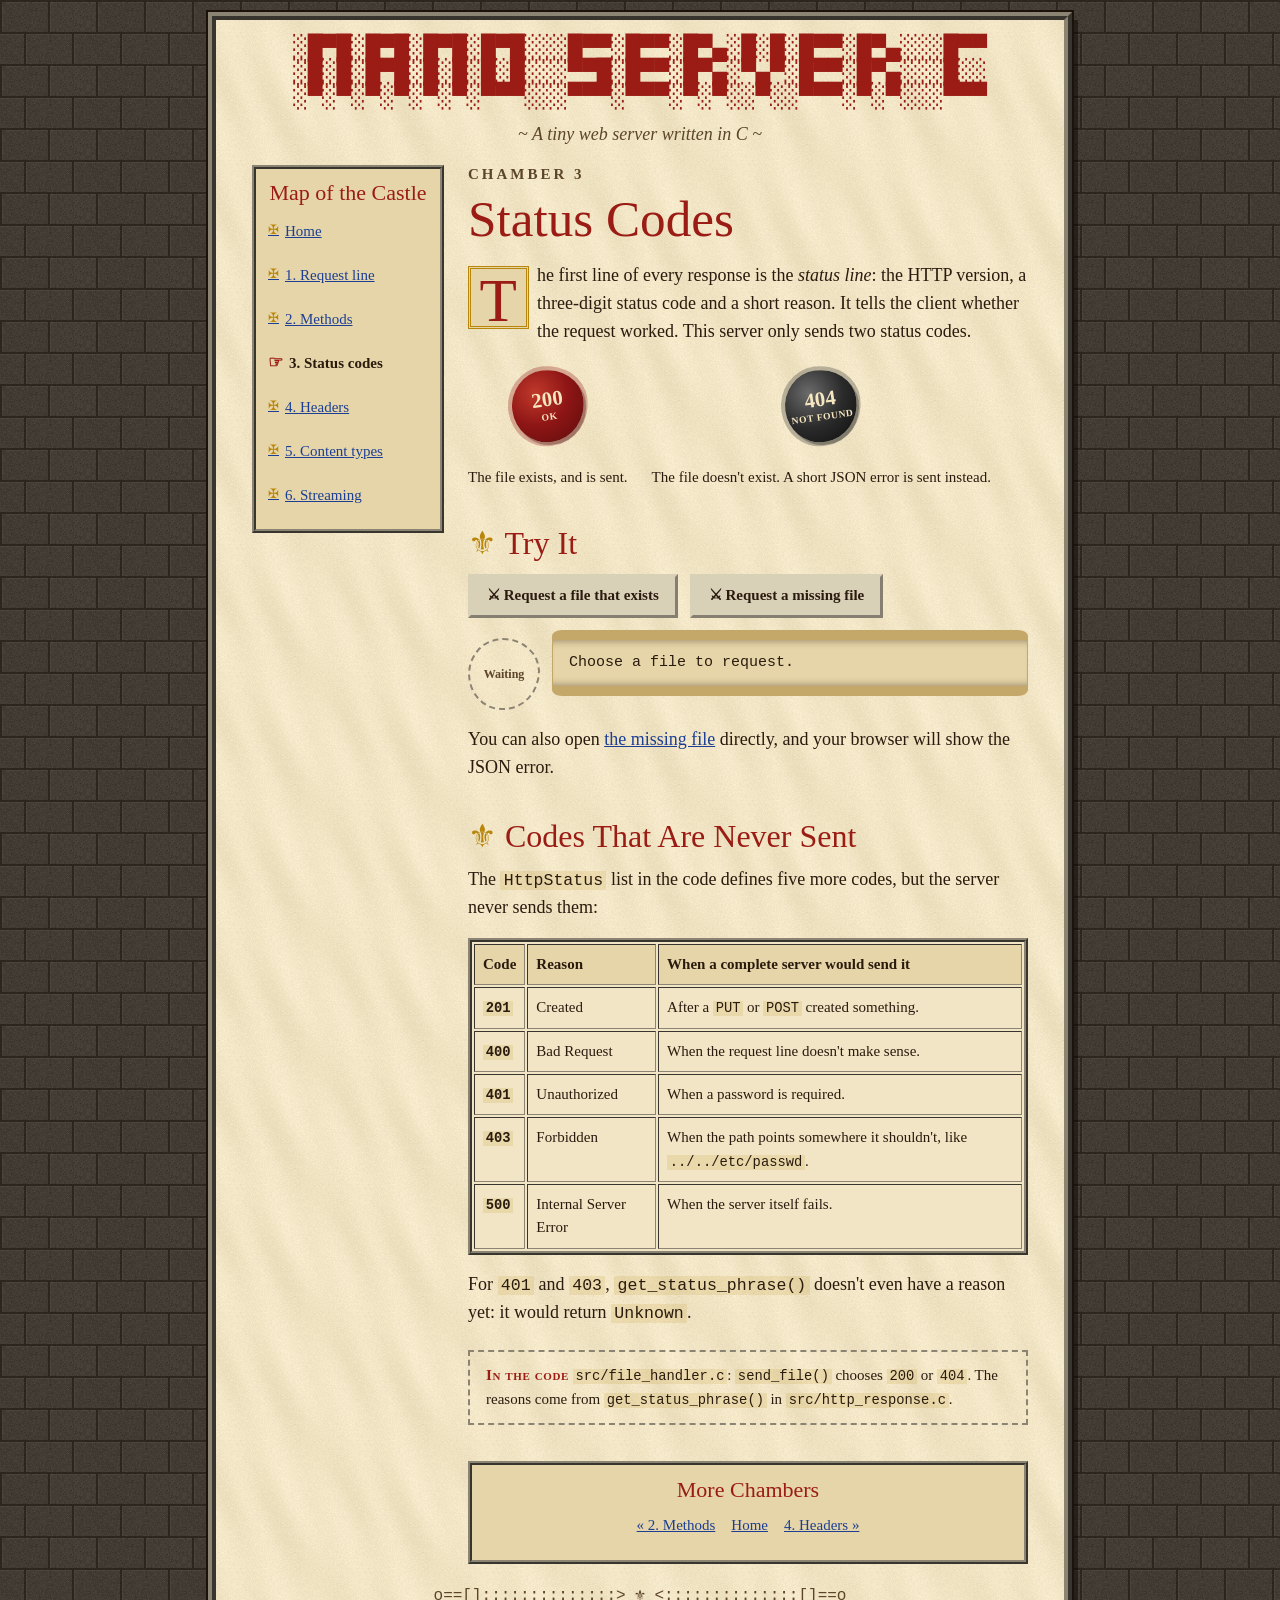
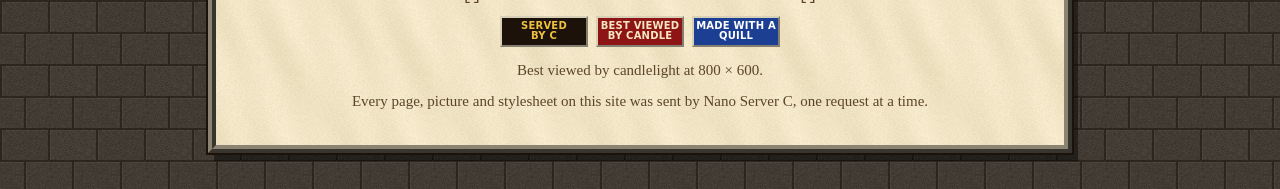
<file: bin/pages/status.html>
<!DOCTYPE html>
<html lang="en">
<head>
    <meta charset="UTF-8">
    <meta name="viewport" content="width=device-width, initial-scale=1">
    <meta name="description" content="The status line and the two status codes Nano Server C sends: 200 OK and 404 Not Found.">
    <title>3. Status Codes · Nano Server C</title>
    <link rel="icon" href="data:image/svg+xml,%3Csvg xmlns='http://www.w3.org/2000/svg' viewBox='0 0 16 16'%3E%3Cpath d='M2 1h12v6c0 4-2.7 6.6-6 8-3.3-1.4-6-4-6-8z' fill='%239a1c14' stroke='%23b8860b'/%3E%3Cpath d='M8 3v10M4.5 7h7' stroke='%23f1e5c5' stroke-width='1.6'/%3E%3C/svg%3E">
    <link rel="stylesheet" href="../styles.css">
</head>
<body>
    <a class="skip-link" href="#main">Skip to content</a>
    <div class="page">
        <header class="banner">
            <a href="../index.html" aria-label="Nano Server C: home">
<pre class="art" aria-hidden="true">░█▀█░█▀█░█▀█░█▀█░░░█▀▀░█▀▀░█▀▄░█░█░█▀▀░█▀▄░░░█▀▀
░█░█░█▀█░█░█░█░█░░░▀▀█░█▀▀░█▀▄░▀▄▀░█▀▀░█▀▄░░░█░░
░▀░▀░▀░▀░▀░▀░▀▀▀░░░▀▀▀░▀▀▀░▀░▀░░▀░░▀▀▀░▀░▀░░░▀▀▀</pre>
            </a>
            <p class="motto">~ A tiny web server written in C ~</p>
        </header>

        <div class="layout">
            <nav class="map" aria-label="Map of the castle">
                <p class="map__title">Map of the Castle</p>
                <ul>
                    <li><a href="../index.html">Home</a></li>
                    <li><a href="request.html">1. Request line</a></li>
                    <li><a href="methods.html">2. Methods</a></li>
                    <li><a href="status.html" aria-current="page">3. Status codes</a></li>
                    <li><a href="headers.html">4. Headers</a></li>
                    <li><a href="mime.html">5. Content types</a></li>
                    <li><a href="streaming.html">6. Streaming</a></li>
                </ul>
            </nav>

            <main id="main">
                <h1><span class="numeral">Chamber 3</span>Status Codes</h1>
                <p class="lead">The first line of every response is the <em>status line</em>: the HTTP version, a three-digit status code and a short reason. It tells the client whether the request worked. This server only sends two status codes.</p>
                <div class="seals">
                    <figure>
                        <p class="seal">200<small>OK</small></p>
                        <figcaption>The file exists, and is sent.</figcaption>
                    </figure>
                    <figure>
                        <p class="seal seal--error">404<small>Not Found</small></p>
                        <figcaption>The file doesn't exist. A short JSON error is sent instead.</figcaption>
                    </figure>
                </div>

                <h2>Try It</h2>
                <noscript><p><em>The button on this page needs JavaScript. The links still work.</em></p></noscript>
                <div class="controls" data-needs-script hidden>
                    <button class="button" type="button" data-ask="../index.html">⚔ Request a file that exists</button>
                    <button class="button" type="button" data-ask="../missing.html">⚔ Request a missing file</button>
                </div>
                <div class="verdict" aria-live="polite">
                    <p class="seal seal--waiting" data-seal>Waiting</p>
                    <pre class="scroll" data-scroll>Choose a file to request.</pre>
                </div>
                <p>You can also open <a href="../missing.html">the missing file</a> directly, and your browser will show the JSON error.</p>

                <h2>Codes That Are Never Sent</h2>
                <p>The <code>HttpStatus</code> list in the code defines five more codes, but the server never sends them:</p>
                <div class="table-wrap">
                    <table class="ledger">
                        <thead>
                            <tr><th scope="col">Code</th><th scope="col">Reason</th><th scope="col">When a complete server would send it</th></tr>
                        </thead>
                        <tbody>
                            <tr><th scope="row"><code>201</code></th><td>Created</td><td>After a <code>PUT</code> or <code>POST</code> created something.</td></tr>
                            <tr><th scope="row"><code>400</code></th><td>Bad Request</td><td>When the request line doesn't make sense.</td></tr>
                            <tr><th scope="row"><code>401</code></th><td>Unauthorized</td><td>When a password is required.</td></tr>
                            <tr><th scope="row"><code>403</code></th><td>Forbidden</td><td>When the path points somewhere it shouldn't, like <code>../../etc/passwd</code>.</td></tr>
                            <tr><th scope="row"><code>500</code></th><td>Internal Server Error</td><td>When the server itself fails.</td></tr>
                        </tbody>
                    </table>
                </div>
                <p>For <code>401</code> and <code>403</code>, <code>get_status_phrase()</code> doesn't even have a reason yet: it would return <code>Unknown</code>.</p>
                <p class="forge"><strong>In the code</strong> <code>src/file_handler.c</code>: <code>send_file()</code> chooses <code>200</code> or <code>404</code>. The reasons come from <code>get_status_phrase()</code> in <code>src/http_response.c</code>.</p>

                <nav class="ring" aria-label="Previous and next chamber">
                    <p class="ring__title">More Chambers</p>
                    <ul>
                        <li><a href="methods.html" rel="prev">« 2. Methods</a></li>
                        <li><a href="../index.html">Home</a></li>
                        <li><a href="headers.html" rel="next">4. Headers »</a></li>
                    </ul>
                </nav>
            </main>
        </div>

        <footer class="colophon">
            <p class="sword" aria-hidden="true">o==[]::::::::::::::&gt; ⚜ &lt;::::::::::::::[]==o</p>
            <ul class="badges">
                <li><span class="badge badge--c" role="img" aria-label="Served by C">Served<br>by C</span></li>
                <li><span class="badge badge--candle" role="img" aria-label="Best viewed by candlelight">Best viewed by candle</span></li>
                <li><span class="badge badge--quill" role="img" aria-label="Made with a quill">Made with a quill</span></li>
            </ul>
            <p>Best viewed by candlelight at 800 × 600.</p>
            <p>Every page, picture and stylesheet on this site was sent by Nano Server C, one request at a time.</p>
        </footer>
    </div>
    <script>
        (() => {
            "use strict";

            const NAMES = {
                "content-type": "Content-Type",
                "content-length": "Content-Length",
                "connection": "Connection",
                "server": "Server",
                "server-token": "Server-Token",
            };
            const ORDER = Object.keys(NAMES);
            const number = new Intl.NumberFormat("en");

            for (const el of document.querySelectorAll("[data-needs-script]")) {
                el.hidden = false;
            }

            // Send one request and read the whole response. Reading every byte
            // keeps the server from logging a client that left halfway.
            async function summon(path, options = {}) {
                const started = performance.now();
                const res = await fetch(path, { cache: "no-store", ...options });
                const body = await res.arrayBuffer();
                return { res, body, ms: performance.now() - started };
            }

            // The response head, rebuilt in the order the server writes it.
            function head(res) {
                const rank = (name) => (ORDER.includes(name) ? ORDER.indexOf(name) : ORDER.length);
                const names = [...res.headers.keys()].sort((a, b) => rank(a) - rank(b));
                const lines = names.map((name) => `${NAMES[name] ?? name}: ${res.headers.get(name)}`);
                return [`HTTP/1.1 ${res.status} ${res.statusText}`, ...lines].join("\n");
            }

            // Press the status code into the wax seal.
            function stamp(seal, res) {
                const reason = document.createElement("small");
                reason.textContent = res.statusText;
                seal.className = res.ok ? "seal" : "seal seal--error";
                seal.replaceChildren(String(res.status), reason);
            }

            function noAnswer(seal, scroll) {
                seal.className = "seal seal--waiting";
                seal.textContent = "No response";
                scroll.textContent = "No response. Is the server still running?";
            }

            const seal = document.querySelector("[data-seal]");
            const scroll = document.querySelector("[data-scroll]");

            for (const button of document.querySelectorAll("[data-ask]")) {
                button.addEventListener("click", async () => {
                    try {
                        const { res, body } = await summon(button.dataset.ask);
                        stamp(seal, res);
                        const text = res.ok
                            ? `[${number.format(body.byteLength)} bytes of ${res.headers.get("content-type")}]`
                            : new TextDecoder().decode(body);
                        scroll.textContent = `${head(res)}\n\n${text}`;
                    } catch {
                        noAnswer(seal, scroll);
                    }
                });
            }
        })();
    </script>
</body>
</html>
</file>
<file: bin/styles.css>
/* =============================================================================
   Ye Olde Webbe Server · demo site for Nano Server C
   A 1990s homepage for a medieval castle, drawn with 1980s BBS-style ASCII art.
   Tokens live in :root, and DESIGN.md explains every decision.
   The C server only labels .html, .htm, .css, .json and .png correctly, so this
   site has no GIFs, no web fonts and no .js files. Textures are PNG tiles.
   ========================================================================== */

/* ------------------------------------------------------------------ tokens */

:root {
    color-scheme: light;

    --parchment: #f1e5c5;
    --vellum: #e6d5a8;        /* darker parchment: scrolls, table heads, boxes */
    --roller: #c4a86a;        /* wooden ends of a scroll */
    --ink: #2a1b0e;
    --faded: #5c4529;
    --rubric: #9a1c14;        /* the red ink of medieval headings */
    --lapis: #1c3f94;         /* links, like 1990s blue */
    --lapis-visited: #5b2a6e; /* visited links, like 1990s purple */
    --gold: #b8860b;          /* illumination and frames, never text */
    --stone: #8c8473;         /* bevelled frames */
    --stone-light: #d9d0b8;   /* buttons */
    --wall: #423c34;          /* behind the stone texture */
    --verdant: #1d5e26;       /* 2xx results in tables */
    --wax: #8e1515;
    --wax-black: #2b2b2b;
    --wax-text: #f6e7c1;
    --night: #1c1209;         /* marquee and hit counter */
    --led: #f0c040;
    --hazard: #e0b000;        /* "under construction" stripes */

    --font-serif: "Times New Roman", Times, "Liberation Serif", "DejaVu Serif", serif;
    --font-blackletter: "Old English Text MT", "UnifrakturMaguntia", "UnifrakturCook", "Luminari",
                        "Blackadder ITC", "Goudy Text MT", "Times New Roman", Times, "Liberation Serif", serif;
    --font-mono: "Courier New", Courier, "Liberation Mono", "DejaVu Sans Mono", monospace;
    --font-art: "DejaVu Sans Mono", Consolas, "Courier New", monospace; /* block glyphs must line up */
    --font-badge: Verdana, "DejaVu Sans", sans-serif;

    --step--1: 0.9375rem;
    --step-0: 1.125rem;
    --step-1: 1.375rem;
    --step-2: clamp(1.5rem, 1.25rem + 1.1vw, 2rem);
    --step-3: clamp(2.1rem, 1.5rem + 2.6vw, 3.2rem);

    --space-1: 0.25rem;
    --space-2: 0.5rem;
    --space-3: 0.75rem;
    --space-4: 1rem;
    --space-5: 1.5rem;
    --space-6: 2.25rem;

    --page-max: 54rem;
    --tap: 2.75rem;           /* 44px touch target */
}

/* -------------------------------------------------------------------- base */

*,
*::before,
*::after {
    box-sizing: border-box;
}

[hidden] {
    display: none !important;
}

html {
    -webkit-text-size-adjust: 100%;
    text-size-adjust: 100%;
}

body {
    margin: 0;
    padding: var(--space-3) var(--space-2) var(--space-6);
    background: var(--wall) url("images/stone.png");
    color: var(--ink);
    font: 400 var(--step-0) / 1.55 var(--font-serif);
    overflow-wrap: break-word;
}

img {
    display: block;
    max-width: 100%;
    height: auto;
}

a {
    color: var(--lapis);
}

a:visited {
    color: var(--lapis-visited);
}

a:hover {
    color: var(--rubric);
}

:focus-visible {
    outline: 3px dashed var(--rubric);
    outline-offset: 2px;
}

code {
    padding: 0 0.2em;
    background: rgba(184, 134, 11, 0.14);
    font-family: var(--font-mono);
    font-size: 0.92em;
}

p,
ul,
ol {
    margin: 0 0 var(--space-4);
}

.skip-link {
    position: absolute;
    top: var(--space-2);
    left: var(--space-2);
    z-index: 10;
    padding: var(--space-2) var(--space-4);
    background: var(--parchment);
    color: var(--ink);
    transform: translateY(-200%);
}

.skip-link:focus {
    transform: none;
}

/* ------------------------------------------------------------------- frame */

/* The parchment page, framed in stone like a 1996 table with border="8". */
.page {
    max-width: var(--page-max);
    margin: 0 auto;
    padding: var(--space-4) clamp(var(--space-3), 3vw, var(--space-6)) var(--space-5);
    background: var(--parchment) url("images/parchment.png");
    border: 8px ridge var(--stone);
    box-shadow: 0 0 0 2px var(--night), 6px 8px 0 rgba(0, 0, 0, 0.45);
}

.banner {
    text-align: center;
}

.banner a {
    display: inline-block;
    color: var(--rubric);
    text-decoration: none;
}

/* ASCII and block-character art scales with the screen so it never overflows. */
.art {
    margin: 0;
    font: 400 min(1.5rem, 2.85vw) / 1 var(--font-art);
    white-space: pre;
}

.art--castle {
    margin: var(--space-4) auto;
    width: max-content;
    color: var(--faded);
    font-size: min(1.05rem, 3.3vw);
    line-height: 1;
}

.motto {
    margin: var(--space-2) 0 var(--space-4);
    color: var(--faded);
    font-style: italic;
}

/* A sword drawn in ASCII, used as a divider. */
.sword {
    margin: var(--space-5) 0;
    color: var(--faded);
    font: 400 min(1rem, 3.1vw) / 1 var(--font-mono);
    text-align: center;
    white-space: pre;
}

/* minmax(0, 1fr) lets wide scrolls and tables scroll inside the column
   instead of stretching the whole page on a phone. */
.layout {
    display: grid;
    grid-template-columns: minmax(0, 1fr);
    gap: var(--space-5);
}

@media (min-width: 46rem) {
    .layout {
        grid-template-columns: 12rem minmax(0, 1fr);
        align-items: start;
    }
}

/* -------------------------------------------------------- map (side nav) */

.map {
    padding: var(--space-3);
    background: var(--vellum);
    border: 4px ridge var(--stone);
}

.map__title {
    margin: 0 0 var(--space-1);
    color: var(--rubric);
    font: 400 var(--step-1) / 1.1 var(--font-blackletter);
    text-align: center;
}

.map ul {
    display: grid;
    grid-template-columns: repeat(auto-fill, minmax(min(100%, 8.5rem), 1fr));
    column-gap: var(--space-3);
    margin: 0;
    padding: 0;
    list-style: none;
}

.map a {
    display: flex;
    align-items: center;
    gap: 0.4em;
    min-height: var(--tap);
    font-size: var(--step--1);
    line-height: 1.2;
}

.map a::before {
    content: "✠";
    content: "✠" / "";
    color: var(--gold);
    font-size: 0.85em;
}

.map a[aria-current="page"] {
    color: var(--ink);
    font-weight: 700;
    text-decoration: none;
}

.map a[aria-current="page"]::before {
    content: "☞";
    content: "☞" / "";
    color: var(--rubric);
    font-size: 1.1em;
}

/* --------------------------------------------------------------- headings */

h1 {
    margin: 0 0 var(--space-4);
    color: var(--rubric);
    font: 400 var(--step-3) / 1.05 var(--font-blackletter);
}

.numeral {
    display: block;
    margin-bottom: var(--space-2);
    color: var(--faded);
    font: 700 var(--step--1) / 1.3 var(--font-serif);
    letter-spacing: 0.2em;
    text-transform: uppercase;
}

h2 {
    margin: var(--space-6) 0 var(--space-3);
    color: var(--rubric);
    font: 400 var(--step-2) / 1.15 var(--font-blackletter);
}

h2::before {
    content: "⚜ ";
    content: "⚜ " / "";
    color: var(--gold);
}

h3 {
    margin: var(--space-5) 0 var(--space-2);
    font: 700 var(--step-1) / 1.25 var(--font-serif);
}

/* Illuminated initial: the first letter of a chamber, boxed in gold. */
.lead::first-letter {
    float: left;
    margin: 0.06em 0.14em 0 0;
    padding: 0.08em 0.14em 0;
    background: var(--vellum);
    border: 3px double var(--gold);
    color: var(--rubric);
    font: 400 3.4em / 0.85 var(--font-blackletter);
}

/* ----------------------------------------- signature: scroll and wax seal */

/* An HTTP message, written on a scroll with wooden ends. */
.scroll {
    margin: var(--space-3) 0 var(--space-4);
    padding: var(--space-3) var(--space-4);
    background: var(--vellum);
    border-block: 10px solid var(--roller);
    border-inline: 1px solid var(--roller);
    border-radius: 10px / 6px;
    box-shadow: inset 0 8px 8px -8px rgba(42, 27, 14, 0.5), inset 0 -8px 8px -8px rgba(42, 27, 14, 0.5);
    font: 400 var(--step--1) / 1.5 var(--font-mono);
    white-space: pre-wrap;
    overflow-wrap: anywhere;
}

/* Diagrams whose columns must line up scroll sideways instead of wrapping. */
.scroll--fixed {
    white-space: pre;
    overflow-x: auto;
    overflow-wrap: normal;
}

.scroll__caption {
    margin: var(--space-4) 0 0;
    color: var(--faded);
    font: italic var(--step--1) / 1.3 var(--font-serif);
}

.scroll__caption + .scroll {
    margin-top: var(--space-1);
}

.verdict {
    display: grid;
    grid-template-columns: auto minmax(0, 1fr);
    align-items: start;
    gap: var(--space-3);
}

.verdict .scroll {
    margin: 0;
}

/* The status code, pressed into wax. */
.seal {
    display: grid;
    place-items: center;
    align-content: center;
    width: 4.5rem;
    aspect-ratio: 1;
    margin-top: var(--space-2);
    padding: 0.3rem;
    background: radial-gradient(circle at 35% 30%, #c0392b 0, var(--wax) 48%, #5c0d0d 100%);
    border-radius: 48% 52% 50% 46% / 50% 46% 54% 50%;
    box-shadow: 0 0 0 4px rgba(142, 21, 21, 0.3), 2px 3px 0 rgba(0, 0, 0, 0.3);
    color: var(--wax-text);
    font: 700 1.3rem / 1 var(--font-serif);
    text-align: center;
    transform: rotate(-8deg);
}

.seal small {
    display: block;
    margin-top: 0.2em;
    font-size: 0.6rem;
    letter-spacing: 0.06em;
    line-height: 1.1;
    text-transform: uppercase;
}

.seal--error {
    background: radial-gradient(circle at 35% 30%, #6b6b6b 0, var(--wax-black) 50%, #0d0d0d 100%);
    box-shadow: 0 0 0 4px rgba(43, 43, 43, 0.3), 2px 3px 0 rgba(0, 0, 0, 0.3);
}

.seal--waiting {
    background: none;
    border: 2px dashed var(--stone);
    box-shadow: none;
    color: var(--faded);
    font-size: 0.75rem;
    transform: none;
}

.seals {
    display: flex;
    flex-wrap: wrap;
    gap: var(--space-5);
    margin: var(--space-4) 0;
}

.seals figure {
    display: grid;
    justify-items: center;
    gap: var(--space-2);
    margin: 0;
    font-size: var(--step--1);
    text-align: center;
}

/* ---------------------------------------------------------------- controls */

/* A 1996 button: grey, bevelled, pressed in when clicked. */
.button {
    display: inline-flex;
    align-items: center;
    justify-content: center;
    min-height: var(--tap);
    padding: 0 var(--space-4);
    background: var(--stone-light);
    border: 3px outset var(--stone-light);
    color: var(--ink);
    font: 700 var(--step--1) / 1.15 var(--font-serif);
    text-align: center;
    cursor: pointer;
}

.button:active {
    border-style: inset;
}

.button:disabled {
    color: var(--faded);
    cursor: progress;
}

.controls {
    display: flex;
    flex-wrap: wrap;
    align-items: center;
    gap: var(--space-2) var(--space-3);
    margin: var(--space-3) 0;
}

.field {
    display: grid;
    gap: var(--space-1);
    margin: var(--space-3) 0;
}

.field label {
    font-weight: 700;
}

.field input {
    width: 100%;
    min-height: var(--tap);
    padding: 0 var(--space-2);
    background: #fffaf0;
    border: 3px inset var(--stone-light);
    color: var(--ink);
    font: 400 var(--step-0) / 1.2 var(--font-mono);
}

/* ------------------------------------------------------------------ tables */

.table-wrap {
    margin: var(--space-3) 0 var(--space-4);
    overflow-x: auto;
}

/* Like <table border="1">: a ridged frame and inset cells. */
.ledger {
    width: 100%;
    border: 4px ridge var(--stone);
    border-spacing: 2px;
    background: var(--parchment);
    font-size: var(--step--1);
}

.ledger caption {
    padding-bottom: var(--space-1);
    color: var(--faded);
    font-style: italic;
    text-align: left;
}

.ledger th,
.ledger td {
    padding: var(--space-2);
    border: 1px inset var(--stone);
    text-align: left;
    vertical-align: top;
}

.ledger thead th {
    background: var(--vellum);
}

.ledger td.result {
    font-family: var(--font-mono);
    font-size: 0.92em;
    white-space: nowrap;
}

.ok {
    color: var(--verdant);
    font-weight: 700;
}

.not-found {
    color: var(--rubric);
    font-weight: 700;
}

/* ---------------------------------------------------- 1990s home page bits */

/* Scrolling news, like <marquee>. Still text under reduced motion. */
.marquee {
    margin: var(--space-4) 0;
    overflow: hidden;
    background: var(--night);
    border: 3px inset var(--stone);
    color: var(--led);
    font: 700 var(--step--1) / 1.5 var(--font-mono);
}

.marquee p {
    margin: 0;
    padding: var(--space-2) var(--space-3);
}

@media (prefers-reduced-motion: no-preference) {
    .marquee p {
        display: inline-block;
        padding-left: 100%;
        white-space: nowrap;
        animation: marquee 32s linear infinite;
    }

    .marquee:hover p {
        animation-play-state: paused;
    }
}

@keyframes marquee {
    to {
        transform: translateX(-100%);
    }
}

.construction {
    margin: var(--space-5) 0;
    padding: var(--space-2) var(--space-4) var(--space-1);
    background: var(--vellum);
    border: 8px solid;
    border-image: repeating-linear-gradient(-45deg, var(--hazard) 0 10px, var(--night) 10px 20px) 8;
}

.construction h2 {
    margin-top: var(--space-2);
}

.counter {
    margin: var(--space-5) 0;
    font-size: var(--step--1);
    text-align: center;
}

.counter__digits {
    display: inline-flex;
    gap: 2px;
    margin: 0 0.3em;
    padding: 3px;
    background: #000;
    border: 2px inset var(--stone);
    vertical-align: middle;
}

.counter__digits span {
    padding: 0 0.25em;
    background: var(--night);
    color: var(--led);
    font: 700 1.1rem / 1.4 var(--font-mono);
}

/* "Webring" box to walk from one chamber to the next. */
.ring {
    margin-top: var(--space-6);
    padding: var(--space-3);
    background: var(--vellum);
    border: 4px ridge var(--stone);
    font-size: var(--step--1);
    text-align: center;
}

.ring__title {
    margin: 0;
    color: var(--rubric);
    font: 400 var(--step-1) / 1.2 var(--font-blackletter);
}

.ring ul {
    display: flex;
    flex-wrap: wrap;
    justify-content: center;
    gap: 0 var(--space-4);
    margin: 0;
    padding: 0;
    list-style: none;
}

.ring a {
    display: inline-flex;
    align-items: center;
    min-height: var(--tap);
}

/* Where the code for this feature lives. */
.forge {
    margin: var(--space-5) 0 0;
    padding: var(--space-3) var(--space-4);
    border: 2px dashed var(--stone);
    font-size: var(--step--1);
}

.forge strong {
    color: var(--rubric);
    font-variant: small-caps;
    letter-spacing: 0.04em;
}

/* Notes in the margin of the manuscript (used in the Library). */
.marginalia {
    margin: var(--space-4) 0;
    padding: var(--space-3) var(--space-4);
    background: var(--vellum);
    border-left: 6px double var(--rubric);
}

.marginalia > :last-child {
    margin-bottom: 0;
}

.portrait {
    margin: var(--space-4) auto;
    width: fit-content;
    padding: var(--space-2);
    background: var(--night);
    border: 6px double var(--gold);
}

.portrait img {
    max-height: min(80vh, 40rem);
    width: auto;
}

.portrait figcaption {
    padding-top: var(--space-2);
    color: var(--led);
    font-size: var(--step--1);
    font-style: italic;
    text-align: center;
}

/* ------------------------------------------------------------------ footer */

.colophon {
    color: var(--faded);
    font-size: var(--step--1);
    text-align: center;
}

.colophon p {
    margin-bottom: var(--space-2);
}

/* 88 × 31 buttons, the badges of every 1990s footer. */
.badges {
    display: flex;
    flex-wrap: wrap;
    justify-content: center;
    gap: var(--space-2);
    margin: var(--space-3) 0;
    padding: 0;
    list-style: none;
}

.badge {
    display: grid;
    place-items: center;
    width: 88px;
    height: 31px;
    padding: 0 2px;
    border: 2px outset var(--stone-light);
    font: 700 10px / 1.05 var(--font-badge);
    letter-spacing: 0.02em;
    text-align: center;
    text-transform: uppercase;
}

.badge--c {
    background: var(--night);
    color: var(--led);
}

.badge--candle {
    background: var(--wax);
    color: var(--wax-text);
}

.badge--quill {
    background: var(--lapis);
    color: #ffffff;
}
</file>
